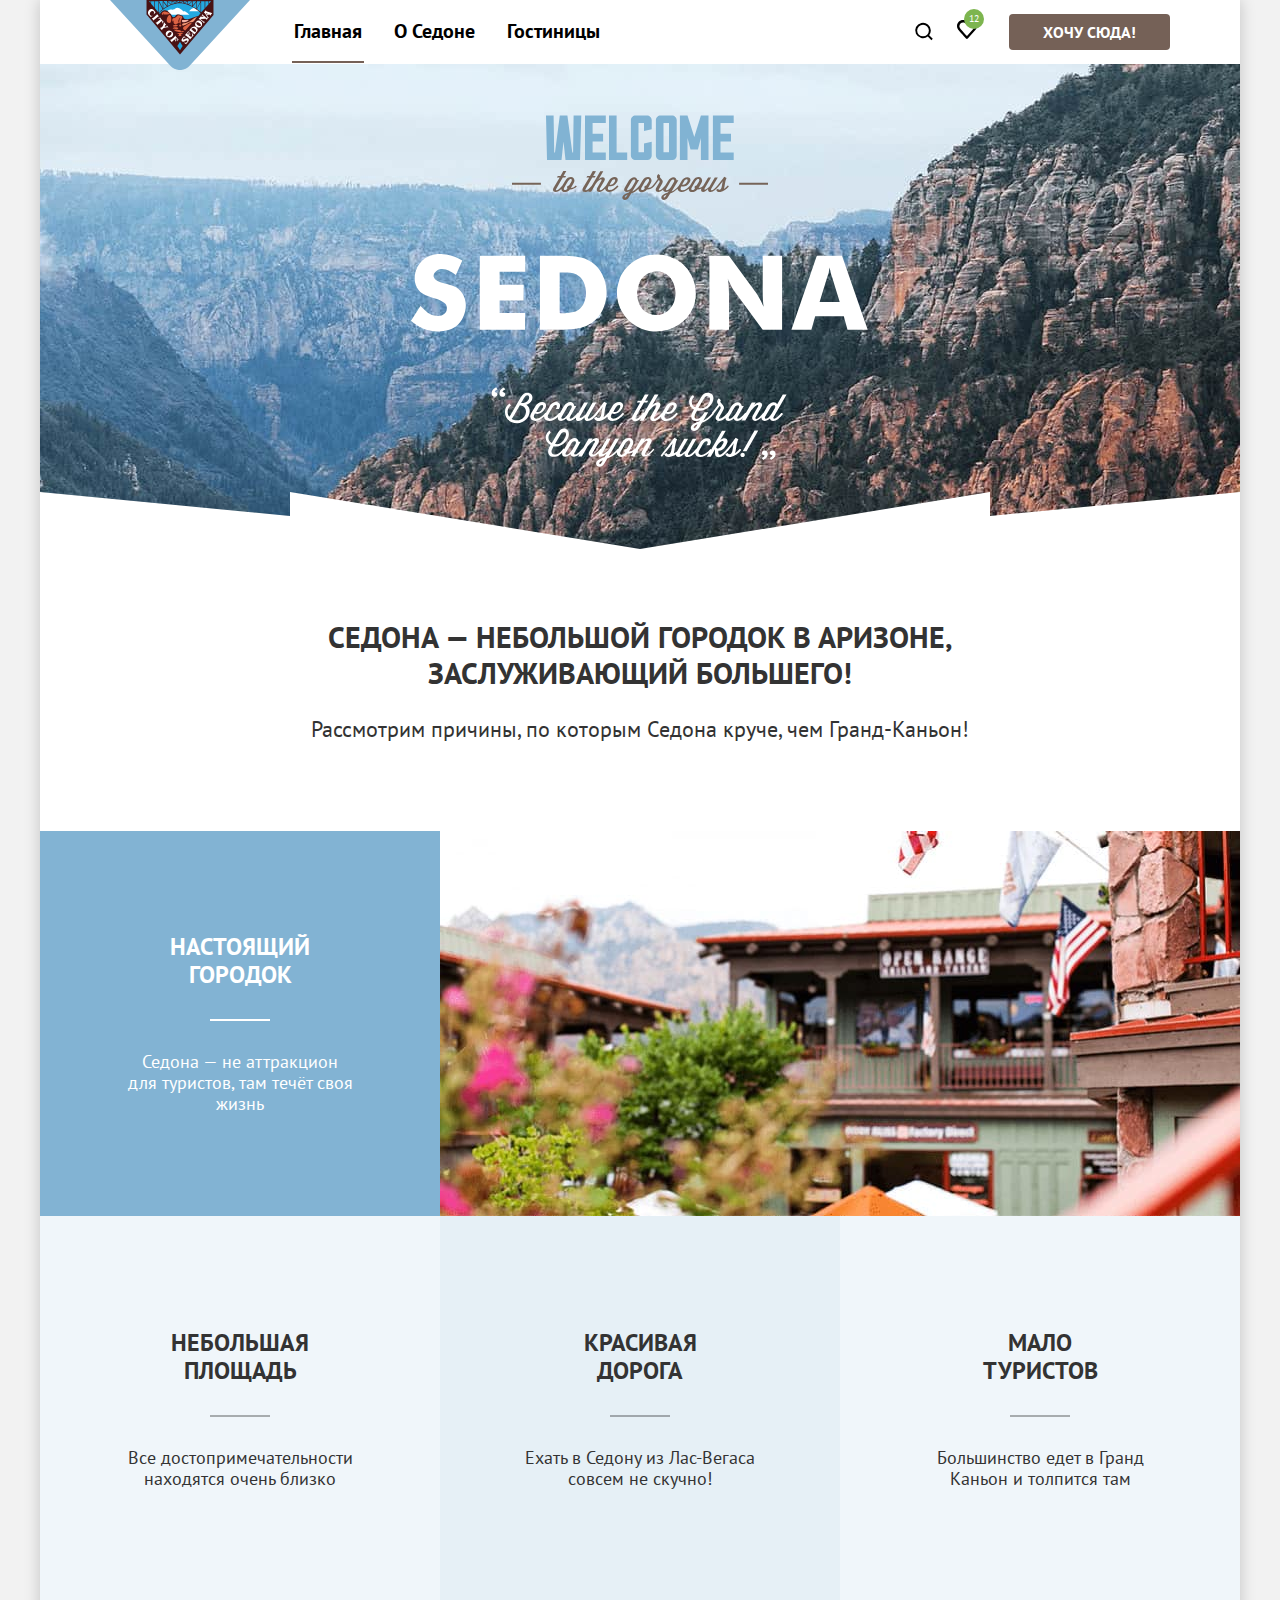
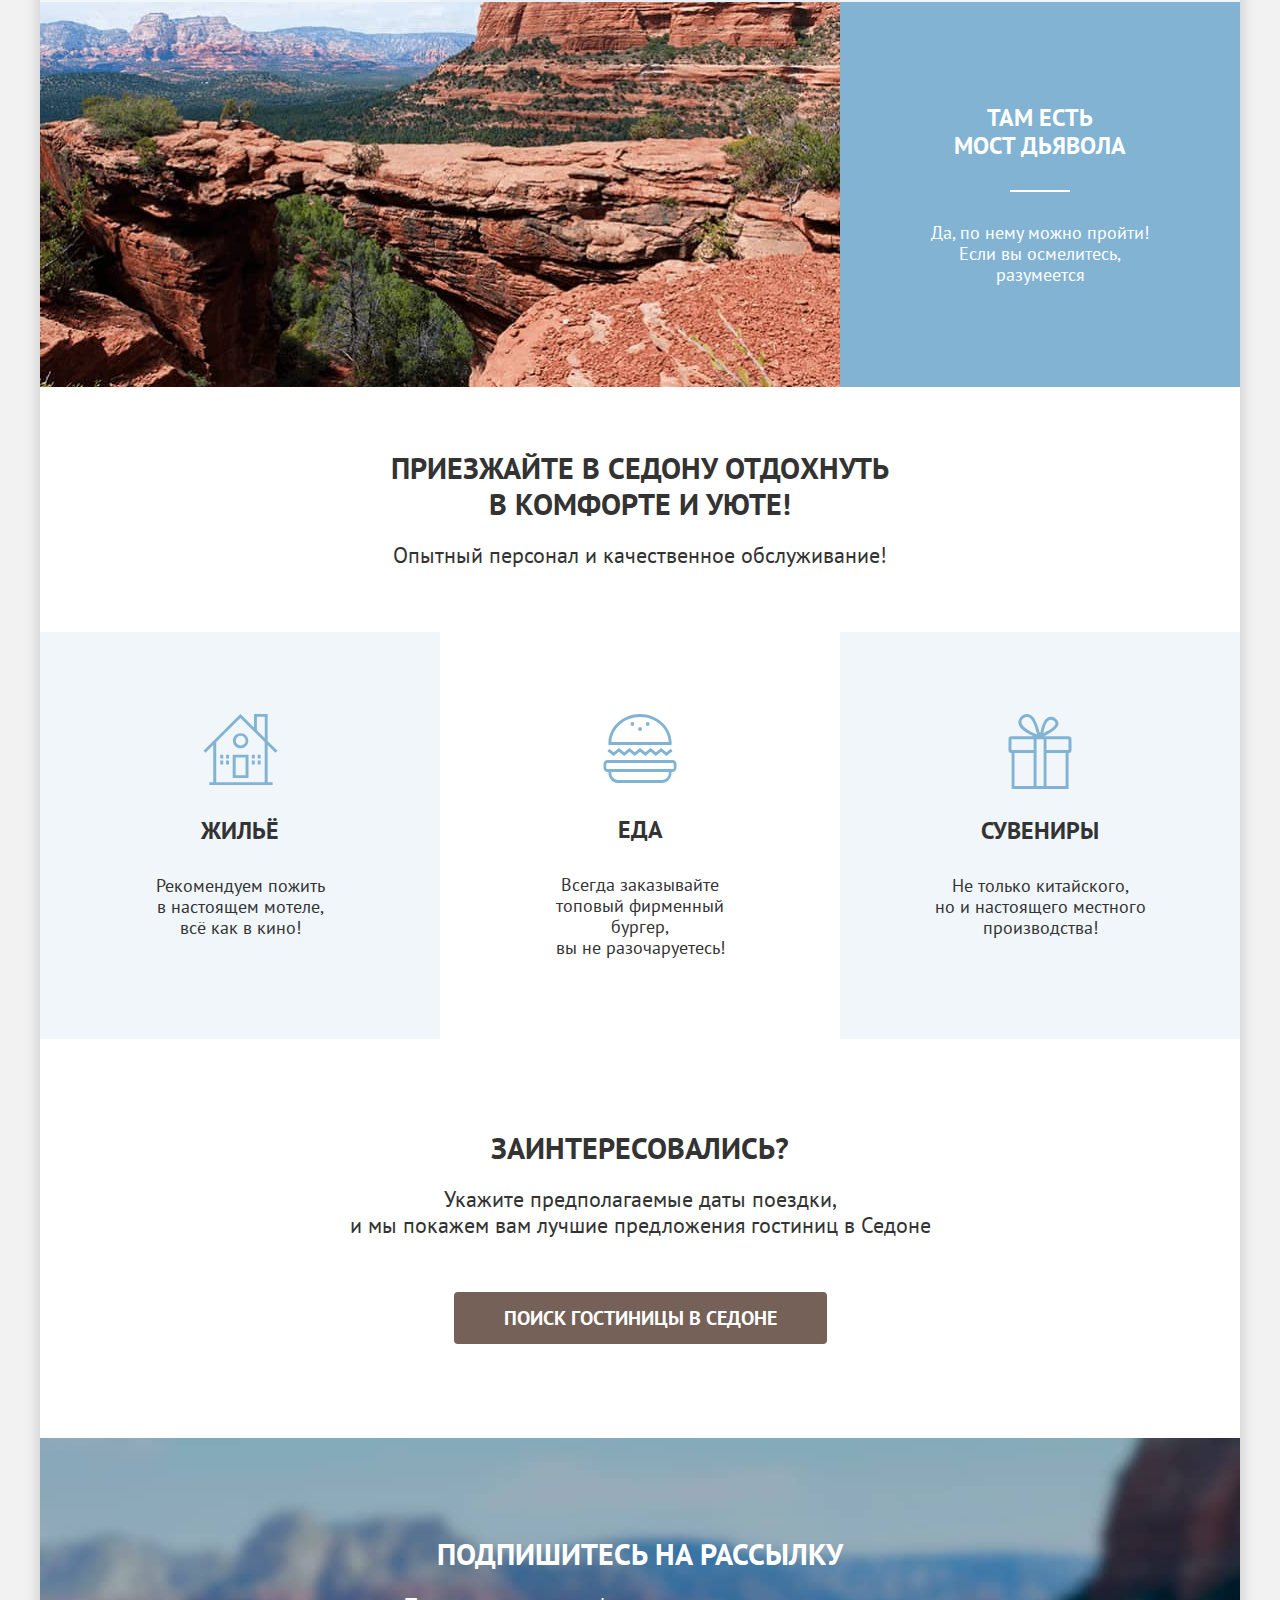
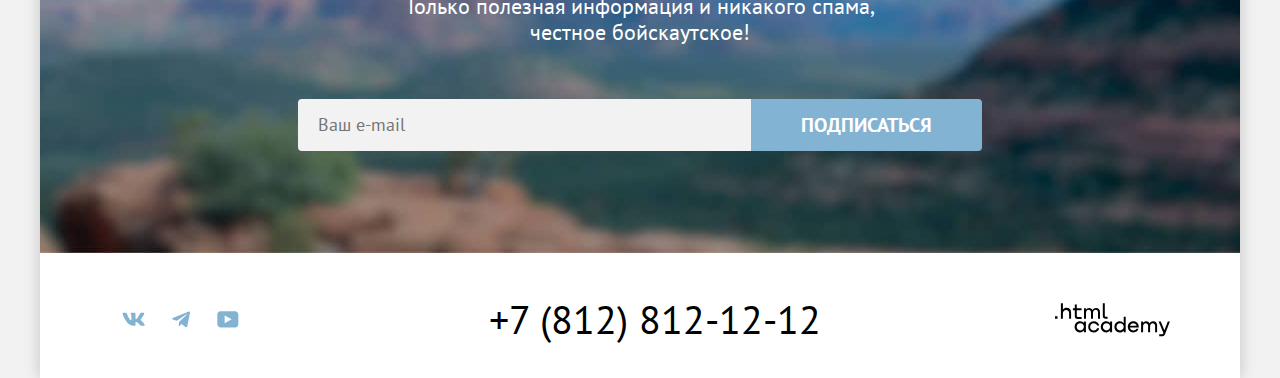
<file: index.html>
<!DOCTYPE html>
<html lang="ru">

<head>
  <meta charset="utf-8">
  <meta http-equiv="X-UA-Compatible" content="IE=edge">
  <meta name="viewport" content="width=device-width, initial-scale=1.0">
  <link rel="icon" href="favicon.ico">
  <link rel="icon" type="image/png" href="images/favicon/favicon.png">
  <link rel="stylesheet" href="styles/styles.css">
  <title>HTML Academy: Седона</title>
</head>

<body>
  <div class="page-container">

    <!--Блок навигации-->
    <header class="page-header">
      <nav class="navigation guides">
        <a class="page-header-logo" href="index.html">
          <img src="images/logo/logo-sedona.svg" alt="Sedona-logo" width="140" height="70" class="navigation-logo">
        </a>
        <ul class="navigation-list">
          <li class="navigation-item">
            <a class="navigation-link link-undurlining" href="index.html">Главная</a>
          </li>
          <li class="navigation-item">
            <a class="navigation-link" href="#">О Седоне</a>
          </li>
          <li class="navigation-item">
            <a class="navigation-link" href="catalog.html">Гостиницы</a>
          </li>
        </ul>
        <ul class="navigation-list navigation-user">
          <li class="navigation-item">
            <a class="navigation-link navigation-link-search" href="#">
              <span class="visually-hidden">Поиск</span>
            </a>
          </li>
          <li class="navigation-item">
            <a class="navigation-link navigation-link-favourites">
              <span class="visually-hidden">Избранное</span>
              <span class="account-favourites">12</span>
            </a>
          </li>
        </ul>
        <div>
          <a class="button button-all navigation-button button-secondary" href="#">Хочу сюда!</a>
        </div>
      </nav>
    </header>
    <!--/Блок навигации-->

    <main class="page-main index-main">

      <!--Блок с преимуществами-->
      <section class="welcom-section guides">
        <h1 class="visually-hidden">Преимущества Седоны</h1>
        <img src="images/other-ph-main-header/welcome-sedona.svg" alt="приветствие на сайте Sedona" width="458" height="352" class="img-welcom">
      </section>
      <section class="advantages">
        <header class="advantages-header guides">
          <p class="advantages-title-header">Седона — небольшой городок в Аризоне,<br> заслуживающий большего!</p>
          <h2 class="advantages-decription-header">Рассмотрим причины, по которым Седона круче, чем Гранд-Каньон!</h2>
        </header>
        <ul class="advantages-list guides">
          <li class="advantages-item advantages-item-city">
            <div class="advantages-wrapper advantages-wrapper-city">
              <h3 class="advantages-title wrapper-white-text">Настоящий<br> городок</h3>
              <p class="advantages-decription wrapper-white-text">Седона — не аттракцион для туристов, там течёт своя жизнь</p>
            </div>
            <img src="images/other-ph-main-header/city.jpg" alt="фотография города" width="800" height="385" class="img-city-advantages">
              <ul class="advantages-list-list">
                <li class="advantages-item nested-item general-advantages">
                  <h4 class="advantages-title">Небольшая<br> площадь</h4>
                  <p class="advantages-decription">Все достопримечательности находятся очень близко</p>
                </li>
                <li class="advantages-item nested-item general-advantages">
                  <h4 class="advantages-title">Красивая<br> дорога</h4>
                  <p class="advantages-decription">Ехать в Седону из Лас-Вегаса совсем не скучно!</p>
                </li>
                <li class="advantages-item nested-item general-advantages">
                  <h4 class="advantages-title">Мало<br> туристов</h4>
                  <p class="advantages-decription">Большинство едет в Гранд Каньон и толпится там</p>
                </li>
              </ul>
          </li>
          <li class="advantages-item advantages-item-bridge">
            <img src="images/other-ph-main-header/bridge.jpg" alt="мост дьявола в Гранд-Каньоне" width="800" height="385" class="img-bridge-advantages">
            <div class="advantages-wrapper advantages-wrapper-bridge">
              <h3 class="advantages-title wrapper-white-text">Там есть<br> мост дьявола</h3>
              <span class="advantages-line"></span>
              <p class="advantages-decription wrapper-white-text">Да, по нему можно пройти! Если вы осмелитесь, разумеется</p>
            </div>
          </li>
        </ul>
      </section>
      <!--/Блок с преимуществами-->

      <!--Второй блок преимуществ-->
      <section class="advantages-offer">
        <header class="header-next-advantages-list  guides">
          <h2 class="header-next-advantages-title">Приезжайте в Седону отдохнуть<br> в комфорте и уюте!</h2>
          <p class="header-next-advantages-decription">Опытный персонал и качественное обслуживание!</p>
        </header>
        <ul class="offer-list guides">
          <li class="offer-items offer-items-home">
            <h3 class="offer-title">Жильё</h3>
            <p class="offer-decription">Рекомендуем пожить<br> в настоящем мотеле,<br> всё как в кино!</p>
          </li>
          <li class="offer-items offer-items-food">
            <h3 class="offer-title">Еда</h3>
            <p class="offer-decription">Всегда заказывайте<br> топовый фирменный бургер,<br> вы не разочаруетесь!</p>
          </li>
          <li class="offer-items offer-items-souvenir">
            <h3 class="offer-title">Сувениры</h3>
            <p class="offer-decription">Не только китайского,<br> но и настоящего местного<br> производства!</p>
          </li>
        </ul>
      </section>
      <!--/Второй блок преимуществ-->

    </main>

      <!--Блок предварительного бронрования-->
      <div class="box-intersting  guides">
        <h2 class="box-intersting-title">Заинтересовались?</h2>
        <p class="box-intersting-decription">Укажите предполагаемые даты поездки,<br> и мы покажем вам лучшие предложения гостиниц в Седоне</p>
        <a class="button button-secondary button-intersting" href="catalog.html">Поиск гостиницы в седоне</a>
      </div>
      <!--/Блок предварительного бронрования-->

      <!--Подвал страницы-->
      <footer>

        <!--Форма подписки на рассылку-->
        <section class="footer-subcription">
          <div class="footer-subcription-container footer-subcription-container-index  guides">
            <h2 class="footer-subcription-title">Подпишитесь на рассылку</h2>
            <p class="footer-subcription-decription">Только полезная информация и никакого спама,<br> честное бойскаутское!</p>
            <form class="appointment-form" action="https://echo.htmlacademy.ru/" method="post">
              <label for="appointment-email" class="visually-hidden">Форма для подписки email</label>
              <input type="email" id="appointment-email" name="appointment-email" placeholder="Ваш e-mail" class="input-field">
              <button class="button button-subcribe" type="submit">Подписаться</button>
            </form>
          </div>
        </section>
        <!--/Форма подписки на рассылку-->

        <!--Блок с контактами-->
        <div class="footer-contacts  guides">
          <ul class="social-media">
            <li class="social-item-vk">
              <a class="social-link social-link-vk" href="https://vk.com/htmlacademy"></a>
            </li>
            <li class="social-item-tg">
              <a class="social-link social-link-tg" href="https://t.me/htmlacademy"></a>
            </li>
            <li class="social-item-youtube">
              <a class="social-link social-link-youtube" href="https://www.youtube.com/user/htmlacademyru"></a>
            </li>
          </ul>
          <div class="telephone">
            <a class="phone-link" href="tel:+78128121212">+7 (812) 812-12-12</a>
          </div>
          <div class="logo-html">
            <a class="academy-link" href="https://htmlacademy.ru/">
              <svg xmlns="http://www.w3.org/2000/svg" aria-label="Логотип HTML-acdemy" width="115" height="34" class="img-logo-html">
                <path d="M0 13.26v2.6h2.5v-2.6H0ZM11.6 4.86c-1.6 0-2.8.7-3.6 1.7h-.1V.36h-2v15.5h2v-5.3c0-2.1 1.3-3.6 3.3-3.6 1.8 0 2.9 1.4 2.9 3.2v5.7h2v-6.1c.1-3-1.8-4.9-4.5-4.9ZM26.6 5.16h-4.8v-3.7h-2v3.8h-1.9v2h1.9v6c0 1.7 1 2.7 2.7 2.7h4.1v-2h-3.7c-.7 0-1.1-.4-1.1-1.1v-5.7h4.8v-2ZM41.1 4.96c-1.6 0-2.9.8-3.5 2.1h-.1c-.6-1.2-1.8-2.1-3.4-2.1-1.4 0-2.5.8-3.1 1.8h-.1v-1.6H29v10.6h2v-5.4c0-2 1-3.5 2.6-3.5 1.5 0 2.4 1 2.4 2.6v6.3h2v-5.6c0-2.4 1.4-3.3 2.6-3.3 1.5 0 2.4 1 2.4 2.6v6.3h2v-6.5c.1-2.5-1.4-4.3-3.9-4.3ZM47.8 13.06c0 1.7 1 2.7 2.8 2.7h2v-2h-1.7c-.7 0-1.1-.4-1.1-1.1V.36h-2v12.7ZM28.9 20.06c-.9-1.1-2.2-1.8-3.9-1.8-3.1 0-5.4 2.3-5.4 5.6s2.3 5.6 5.4 5.6c1.8 0 3-.8 3.8-1.9h.1v1.6h2v-10.6h-2v1.5Zm-3.6 7.4c-2.2 0-3.6-1.6-3.6-3.6s1.4-3.6 3.6-3.6 3.6 1.6 3.6 3.6c0 1.9-1.4 3.6-3.6 3.6ZM44.2 22.36c-.5-2.4-2.6-4.1-5.4-4.1a5.4 5.4 0 0 0-5.6 5.6c0 3.1 2.2 5.6 5.6 5.6 2.8 0 4.9-1.8 5.4-4.2h-2.1a3.4 3.4 0 0 1-3.3 2.3c-2.2 0-3.6-1.6-3.6-3.6s1.4-3.6 3.6-3.6c1.6 0 2.8 1 3.3 2.2h2.1v-.2ZM55.1 20.06c-.9-1.1-2.2-1.8-3.9-1.8-3.1 0-5.4 2.3-5.4 5.6s2.3 5.6 5.4 5.6c1.8 0 3-.8 3.8-1.9h.1v1.6h2v-10.6h-2v1.5Zm-3.6 7.4c-2.2 0-3.6-1.6-3.6-3.6s1.4-3.6 3.6-3.6 3.6 1.6 3.6 3.6c0 1.9-1.5 3.6-3.6 3.6ZM68.7 20.16c-.9-1.1-2.2-1.9-3.9-1.9-3.1 0-5.4 2.3-5.4 5.6s2.2 5.6 5.4 5.6c1.7 0 3-.8 3.8-1.8h.1v1.5h2v-15.4h-2v6.4Zm-3.6 7.3c-2.2 0-3.6-1.6-3.6-3.6s1.4-3.6 3.6-3.6 3.6 1.6 3.6 3.6c-.1 2-1.5 3.6-3.6 3.6ZM78.3 18.26c-3.3 0-5.5 2.5-5.5 5.6 0 3 2.1 5.6 5.5 5.6 2.5 0 4.5-1.3 5.2-3.6h-2.1c-.5 1-1.6 1.6-3 1.6-1.9 0-3.3-1.3-3.4-2.9h8.8c.2-3.6-2-6.3-5.5-6.3Zm0 1.9c1.7 0 3 1 3.3 2.6h-6.5c.3-1.5 1.5-2.6 3.2-2.6ZM98.2 18.26c-1.6 0-2.9.8-3.6 2h-.1c-.6-1.2-1.8-2-3.4-2-1.4 0-2.5.7-3.1 1.8v-1.5h-1.9v10.6h2v-5.4c0-2 1-3.4 2.6-3.5 1.5 0 2.4 1 2.4 2.6v6.3h2v-5.6c0-2.4 1.4-3.3 2.6-3.3 1.5 0 2.4 1 2.4 2.6v6.3h2v-6.5c.1-2.6-1.4-4.4-3.9-4.4ZM109.4 27.36l-3.6-8.9h-2.2l4.8 11.6c-.3.9-.7 1.2-1.7 1.2h-2.5v2h2.5c1.8 0 2.8-.8 3.5-2.6l4.7-12.2h-2.1l-3.4 8.9Z"/>
              </svg>
            </a>
          </div>
        </div>
        <!--/Блок с контактами-->

      </footer>
      <!--/Подвал страницы-->

  </div>

</body>

</html>
</file>
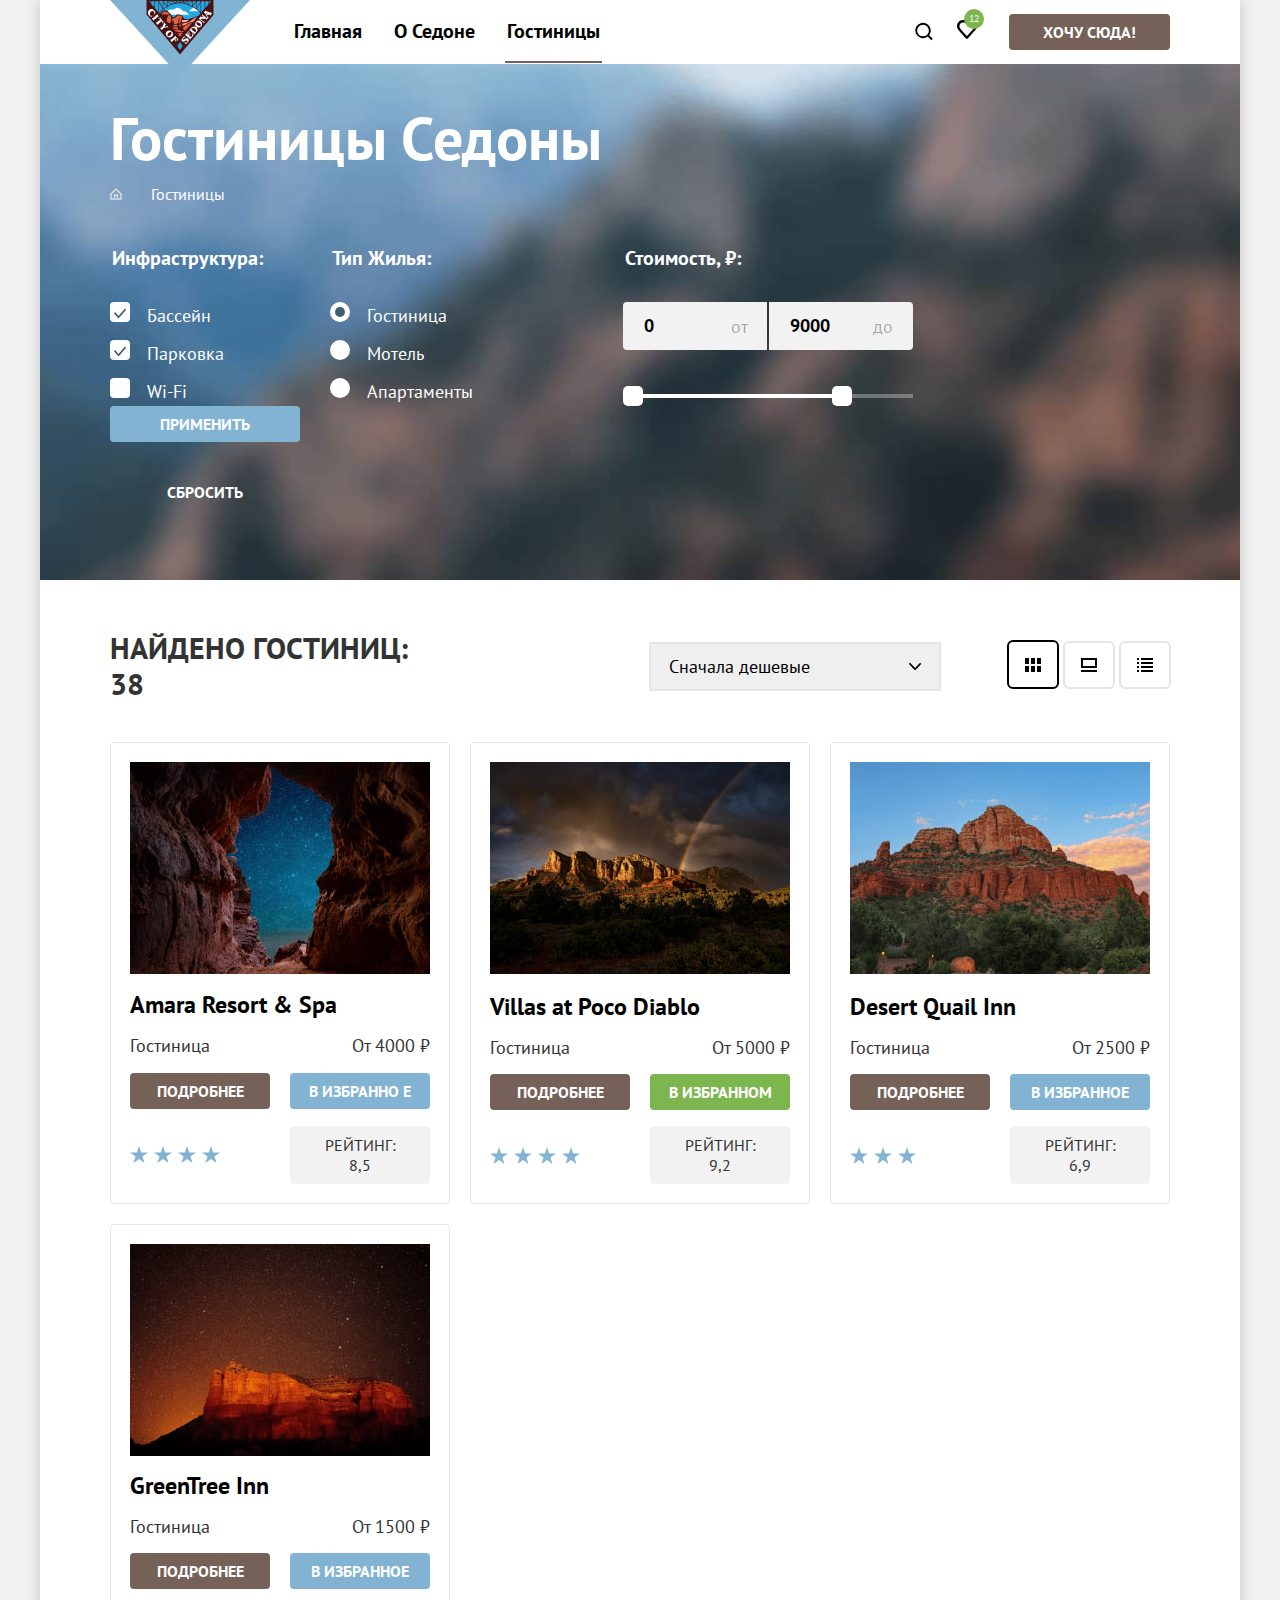
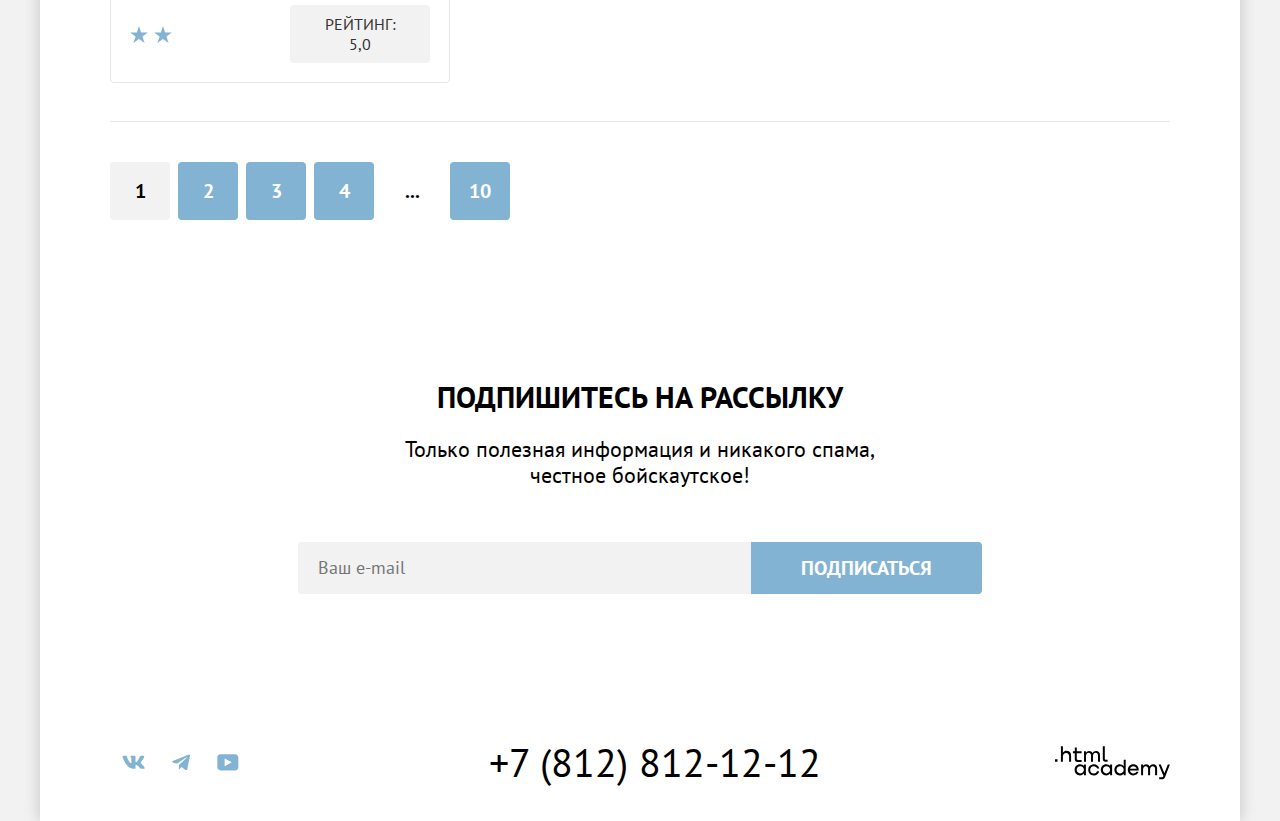
<file: catalog.html>
<!DOCTYPE html>
<html lang="en">

<head>
  <meta charset="UTF-8">
  <meta http-equiv="X-UA-Compatible" content="IE=edge">
  <meta name="viewport" content="width=device-width, initial-scale=1.0">
  <link rel="icon" href="favicon.ico">
  <link rel="icon" type="image/png" href="images/favicon/favicon.png">
  <link rel="stylesheet" href="styles/styles.css">
  <title>Седона: каталог</title>
</head>

<body>
  <div class="page-container">

    <!--Блок навигации-->
    <header class="page-header">
      <nav class="navigation guides">
        <a class="page-header-logo" href="index.html">
          <img src="images/logo/logo-sedona.svg" alt="Sedona-logo" width="140" height="70" class="navigation-logo">
        </a>
        <ul class="navigation-list">
          <li class="navigation-item">
            <a class="navigation-link" href="index.html">Главная</a>
          </li>
          <li class="header-item">
            <a class="navigation-link" href="#">О Седоне</a>
          </li>
          <li class="header-item">
            <a class="navigation-link link-undurlining" href="catalog.html">Гостиницы</a>
          </li>
        </ul>
        <ul class="navigation-list navigation-user">
          <li class="navigation-item">
            <a class="navigation-link navigation-link-search" href="#">
              <span class="visually-hidden">Поиск</span>
            </a>
          </li>
          <li class="navigation-item">
            <a class="navigation-link navigation-link-favourites" href="#">
              <span class="visually-hidden">Избранное</span>
              <span class="account-favourites">12</span>
            </a>
          </li>
        </ul>
        <a class="button button-all navigation-button button-secondary" href="#">Хочу сюда!</a>
      </nav>
    </header>
    <!--/Блок навигации-->

    <main class="page-main index-main">
      <header class="main-header  guides">
        <h1 class="main-header-title">Гостиницы Седоны</h1>

        <!--Хлебные крошки-->
        <ol class="bread-crumbs">
          <li class="bread-crumbs-item bread-crumbs-home">
            <a class="bread-crumbs-link-home" href="index.html" aria-current="page">
              <span class="visually-hidden">Главная страница</span>
            </a>
          </li>
          <li class="bread-crumbs-item">
            <a class="bread-crumbs-link-hotel bread-crumbs-hotel" href="catalog.html">Гостиницы</a>
          </li>
        </ol>
        <!--/Хлебные крошки-->

        <!--Форма филтрации-->
        <section class="catalog-filter">
          <h2 class="visually-hidden">Фильтр для выбора гостиницы</h2>
          <form class="catalog-filter-form" action="https://echo.htmlacademy.ru/" method="get">
            <fieldset class="catalog-filter-group catalog-filter-infrastructure">
              <legend class="catalog-filter-title">Инфраструктура:</legend>
              <ul class="catalog-filter-list">
                <li class="catalog-filter-item">
                  <label class="control-label">
                    <input class="control-input visually-hidden" type="checkbox" name="pool" checked>
                    <span class="control-input-text">Бассейн</span>
                  </label>
                </li>
                <li class="catalog-filter-item">
                  <label class="control-label">
                    <input class="control-input visually-hidden" type="checkbox" name="parking" checked>
                    <span class="control-input-text">Парковка</span>
                  </label>
                </li>
                <li class="catalog-filter-item">
                  <label class="control-label">
                    <input class="control-input visually-hidden" type="checkbox" name="wi-fi">
                    <span class="control-input-text">Wi-Fi</span>
                  </label>
                </li>
              </ul>
            </fieldset>

            <fieldset class="catalog-filter-group catalog-filter-housing">
              <legend class="catalog-filter-title">Тип Жилья:</legend>
              <ul class="catalog-filter-list">
                <li class="catalog-filter-item">
                  <label class="control-label">
                    <input class="control-input visually-hidden" type="radio" name="type-of-housing" value="hotel" checked>
                    <span class="control-input-text">Гостиница</span>
                  </label>
                </li>
                <li class="catalog-filter-item">
                  <label class="control-label">
                    <input class="control-input visually-hidden" type="radio" name="type-of-housing" value="motel">
                    <span class="control-input-text">Мотель</span>
                  </label>
                </li>
                <li class="catalog-filter-item">
                  <label class="control-label">
                    <input class="control-input visually-hidden" type="radio" name="type-of-housing" value="apartments">
                    <span class="control-input-text">Апартаменты</span>
                  </label>
                </li>
              </ul>
            </fieldset>

            <fieldset class="catalog-filter-group catalog-filter-value">
              <legend class="catalog-filter-title">Стоимость, ₽:</legend>
              <div class="range">
                <div class="range-wrapper-inputs">
                  <input class="range-input" type="number" value="0" name="min-price" placeholder="0">
                  <span class="range-input-word word-from">от</span>

                  <input class="range-input" type="number" value="9000" name="max-price" placeholder="0">
                  <span class="range-input-word word-to">до</span>
                </div>
                <div class="range-scale">
                  <div class="range-bar">
                    <button class="range-toggle toggle-min" type="button">
                      <span class="visually-hidden">Изменить минимальную цену</span>
                    </button>
                    <button class="range-toggle toggle-max" type="button">
                      <span class="visually-hidden">Изменить максимальную цену</span>
                    </button>
                  </div>
                </div>
              </div>
            </fieldset>

            <div class="catalog-filter-button">
              <button class="button catalog-filter-accept" type="submit" aria-label="применение выбранных фильтров для отелей">Применить</button>
              <button class="button catalog-filter-reset" type="reset" aria-label="сброс выбранных фильтров для отелей">Сбросить</button>
            </div>
          </form>
        </section>
        <!--/Форма филтрации-->

      </header>

      <section class="catalog  guides">

        <!--Способы отображения карточек-->
        <section class="type-of-cards">
          <h2 class="catalog-title">Найдено гостиниц: 38</h2>
          <select class="sorting-cards">
            <option>Сначала дешевые</option>
            <option>Сначала дорогие</option>
          </select>

          <ul class="catalog-list">
            <li class="catalog-item">
              <a class="catalog-link catalog-link-border catalog-link-grid" href="#">
                <span class="visually-hidden">Позиционирование карточек сеткой</span>
              </a>
            </li>
            <li class="catalog-item">
              <a class="catalog-link catalog-link-ribbon" href="#">
                <span class="visually-hidden">Позиционирование карточек слайдером</span>
              </a>
            </li>
            <li class="catalog-item">
              <a class="catalog-link catalog-link-list" href="#">
                <span class="visually-hidden">Позиционирование карточек списком</span>
              </a>
            </li>
          </ul>

        </section>
          <!--/Способы позиционирования карточек-->

          <!--Карточки товаров-->
        <ul class="hotels-cards-list">
          <li class="hotels-card">
            <a href="#" class="link-img-hotel">
              <img class="hotel-amara-img hotel-img" src="images/catalog/hotel-amara.jpg" alt="звездное небо между скал" width="300" height="212">
            </a>
            <a href="#" class="card-hotel-link-title">
              <h3 class="card-hotel-title">Amara Resort & Spa</h3>
            </a>
            <span class="product-card-hotel">Гостиница</span>
            <b class="product-card-price">От 4000 ₽</b>
            <a href="#" class="button button-secondary">Подробнее</a>
            <a href="#" class="button button-cards">В избранно  е</a>
            <span class="star star-4">
              <span class="visually-hidden">Четырехзвездночный отель</span>
            </span>
            <span class="card-hotel-rating">Рейтинг: 8,5</span>
          </li>
          <li class="hotels-card">
            <a href="#" class="link-img-hotel hotel-img">
              <img class="hotel-villas-img" src="images/catalog/hotel-villas.jpg" alt="гора с лесом под черным небом и радугой" width="300" height="212">
            </a>
            <a href="#" class="card-hotel-link-title">
              <h3 class="card-hotel-title">Villas at Poco Diablo</h3>
            </a>
            <span class="product-card-hotel">Гостиница</span>
            <b class="product-card-price">От 5000 ₽</b>
            <a href="#" class="button button-secondary">Подробнее</a>
            <a href="#" class="button button-tertiary">В избранном</a>
            <span class="star star-4">
              <span class="visually-hidden">Четырехзвездночный отель</span>
            </span>
            <span class="card-hotel-rating">Рейтинг: 9,2</span>
          </li>
          <li class="hotels-card">
            <a href="#" class="link-img-hotel hotel-img">
              <img class="hotel-desert-img" src="images/catalog/hotel-desert.jpg" alt="гора с лесом под голубым небом" width="300" height="212">
            </a>
            <a href="#" class="card-hotel-link-title">
              <h3 class="card-hotel-title">Desert Quail Inn</h3>
            </a>
            <span class="product-card-hotel">Гостиница</span>
            <b class="product-card-price">От 2500 ₽</b>
            <a href="#" class="button button-secondary">Подробнее</a>
            <a href="#" class="button button-cards">В избранное</a>
            <span class="star star-3">
              <span class="visually-hidden">Трёхзвездночный отель</span>
            </span>
            <span class="card-hotel-rating">Рейтинг: 6,9</span>
          </li>
          <li class="hotels-card">
            <a href="#" class="link-img-hotel">
              <img class="hotel-greentree-img hotel-img" src="images/catalog/hotel-greenthree.jpg" alt="гора со звездным небом" width="300" height="212">
            </a>
            <a href="#" class="card-hotel-link-title">
              <h3 class="card-hotel-title">GreenTree Inn</h3>
            </a>
              <span class="product-card-hotel">Гостиница</span>
            <b class="product-card-price">От 1500 ₽</b>
            <a href="#" class="button button-secondary">Подробнее</a>
            <a href="#" class="button button-cards">В избранное</a>
            <span class="star star-2">
              <span class="visually-hidden">Двухзвездночный отель</span>
            </span>
            <span class="card-hotel-rating">Рейтинг: 5,0</span>
          </li>
        </ul>
        <!--/Карточки товаров-->

        <!--Пагинация-->
        <ol class="pagination">
          <li class="pagination-list">
            <a href="#" class="pagination-link pagination-link-one">1</a>
          </li>
          <li class="pagination-list">
            <a href="#" class="pagination-link">2</a>
          </li>
          <li class="pagination-list">
            <a href="#" class="pagination-link">3</a>
          </li>
          <li class="pagination-list">
            <a href="#" class="pagination-link">4</a>
          </li>
          <li class="pagination-list">
            <a href="#" class="pagination-link pagination-link-other">
              <span aria-hidden="true">...</span>
              <span class="visually-hidden">Выбрать страницу</span>
            </a>
          </li>
          <li class="pagination-list">
            <a href="#" class="pagination-link">10</a>
          </li>
        </ol>
        <!--/Пагинация-->

      </section>
    </main>

    <!--Подвал страницы-->
    <footer>

      <!--Форма подписки на рассылку-->
      <section class="footer-subcription-catalog">
        <div class="footer-subcription-container footer-subcription-container-index footer-subcription-container-catalog guides">
          <h2 class="footer-subcription-title footer-subcription-title-catalog">Подпишитесь на рассылку</h2>
          <p class="footer-subcription-decription  footer-subcription-decription-catalog">Только полезная информация и никакого спама,<br> честное бойскаутское!</p>
          <form class="appointment-form" action="https://echo.htmlacademy.ru/" method="post">
            <label for="appointment-email" class="visually-hidden">Форма для подписки e-mail</label>
            <input type="email" id="appointment-email" name="appointment-email" placeholder="Ваш e-mail" class="input-field">
            <button class="button button-subcribe" type="submit">Подписаться</button>
          </form>
        </div>
      </section>
      <!--/Форма подписки на рассылку-->

      <!--Блок с контактами-->
      <div class="footer-contacts  guides">
        <ul class="social-media">
          <li class="social-item-vk">
            <a class="social-link social-link-vk" href="https://vk.com/htmlacademy"></a>
          </li>
          <li class="social-item-tg">
            <a class="social-link social-link-tg" href="https://t.me/htmlacademy"></a>
          </li>
          <li class="social-item-youtube">
            <a class="social-link social-link-youtube" href="https://www.youtube.com/user/htmlacademyru"></a>
          </li>
        </ul>
        <div class="telephone">
          <a class="phone-link" href="tel:+78128121212">+7 (812) 812-12-12</a>
        </div>
        <div class="logo-html">
          <a class="academy-link" href="https://htmlacademy.ru/">
            <svg xmlns="http://www.w3.org/2000/svg" aria-label="Логотип HTML-acdemy" width="115" height="34" class="img-logo-html">
              <path d="M0 13.26v2.6h2.5v-2.6H0ZM11.6 4.86c-1.6 0-2.8.7-3.6 1.7h-.1V.36h-2v15.5h2v-5.3c0-2.1 1.3-3.6 3.3-3.6 1.8 0 2.9 1.4 2.9 3.2v5.7h2v-6.1c.1-3-1.8-4.9-4.5-4.9ZM26.6 5.16h-4.8v-3.7h-2v3.8h-1.9v2h1.9v6c0 1.7 1 2.7 2.7 2.7h4.1v-2h-3.7c-.7 0-1.1-.4-1.1-1.1v-5.7h4.8v-2ZM41.1 4.96c-1.6 0-2.9.8-3.5 2.1h-.1c-.6-1.2-1.8-2.1-3.4-2.1-1.4 0-2.5.8-3.1 1.8h-.1v-1.6H29v10.6h2v-5.4c0-2 1-3.5 2.6-3.5 1.5 0 2.4 1 2.4 2.6v6.3h2v-5.6c0-2.4 1.4-3.3 2.6-3.3 1.5 0 2.4 1 2.4 2.6v6.3h2v-6.5c.1-2.5-1.4-4.3-3.9-4.3ZM47.8 13.06c0 1.7 1 2.7 2.8 2.7h2v-2h-1.7c-.7 0-1.1-.4-1.1-1.1V.36h-2v12.7ZM28.9 20.06c-.9-1.1-2.2-1.8-3.9-1.8-3.1 0-5.4 2.3-5.4 5.6s2.3 5.6 5.4 5.6c1.8 0 3-.8 3.8-1.9h.1v1.6h2v-10.6h-2v1.5Zm-3.6 7.4c-2.2 0-3.6-1.6-3.6-3.6s1.4-3.6 3.6-3.6 3.6 1.6 3.6 3.6c0 1.9-1.4 3.6-3.6 3.6ZM44.2 22.36c-.5-2.4-2.6-4.1-5.4-4.1a5.4 5.4 0 0 0-5.6 5.6c0 3.1 2.2 5.6 5.6 5.6 2.8 0 4.9-1.8 5.4-4.2h-2.1a3.4 3.4 0 0 1-3.3 2.3c-2.2 0-3.6-1.6-3.6-3.6s1.4-3.6 3.6-3.6c1.6 0 2.8 1 3.3 2.2h2.1v-.2ZM55.1 20.06c-.9-1.1-2.2-1.8-3.9-1.8-3.1 0-5.4 2.3-5.4 5.6s2.3 5.6 5.4 5.6c1.8 0 3-.8 3.8-1.9h.1v1.6h2v-10.6h-2v1.5Zm-3.6 7.4c-2.2 0-3.6-1.6-3.6-3.6s1.4-3.6 3.6-3.6 3.6 1.6 3.6 3.6c0 1.9-1.5 3.6-3.6 3.6ZM68.7 20.16c-.9-1.1-2.2-1.9-3.9-1.9-3.1 0-5.4 2.3-5.4 5.6s2.2 5.6 5.4 5.6c1.7 0 3-.8 3.8-1.8h.1v1.5h2v-15.4h-2v6.4Zm-3.6 7.3c-2.2 0-3.6-1.6-3.6-3.6s1.4-3.6 3.6-3.6 3.6 1.6 3.6 3.6c-.1 2-1.5 3.6-3.6 3.6ZM78.3 18.26c-3.3 0-5.5 2.5-5.5 5.6 0 3 2.1 5.6 5.5 5.6 2.5 0 4.5-1.3 5.2-3.6h-2.1c-.5 1-1.6 1.6-3 1.6-1.9 0-3.3-1.3-3.4-2.9h8.8c.2-3.6-2-6.3-5.5-6.3Zm0 1.9c1.7 0 3 1 3.3 2.6h-6.5c.3-1.5 1.5-2.6 3.2-2.6ZM98.2 18.26c-1.6 0-2.9.8-3.6 2h-.1c-.6-1.2-1.8-2-3.4-2-1.4 0-2.5.7-3.1 1.8v-1.5h-1.9v10.6h2v-5.4c0-2 1-3.4 2.6-3.5 1.5 0 2.4 1 2.4 2.6v6.3h2v-5.6c0-2.4 1.4-3.3 2.6-3.3 1.5 0 2.4 1 2.4 2.6v6.3h2v-6.5c.1-2.6-1.4-4.4-3.9-4.4ZM109.4 27.36l-3.6-8.9h-2.2l4.8 11.6c-.3.9-.7 1.2-1.7 1.2h-2.5v2h2.5c1.8 0 2.8-.8 3.5-2.6l4.7-12.2h-2.1l-3.4 8.9Z"/>
            </svg>
          </a>
        </div>
      </div>
      <!--/Блок с контактами-->

    </footer>
    <!--/Подвал страницы-->

  </div>

</body>

</html>
</file>
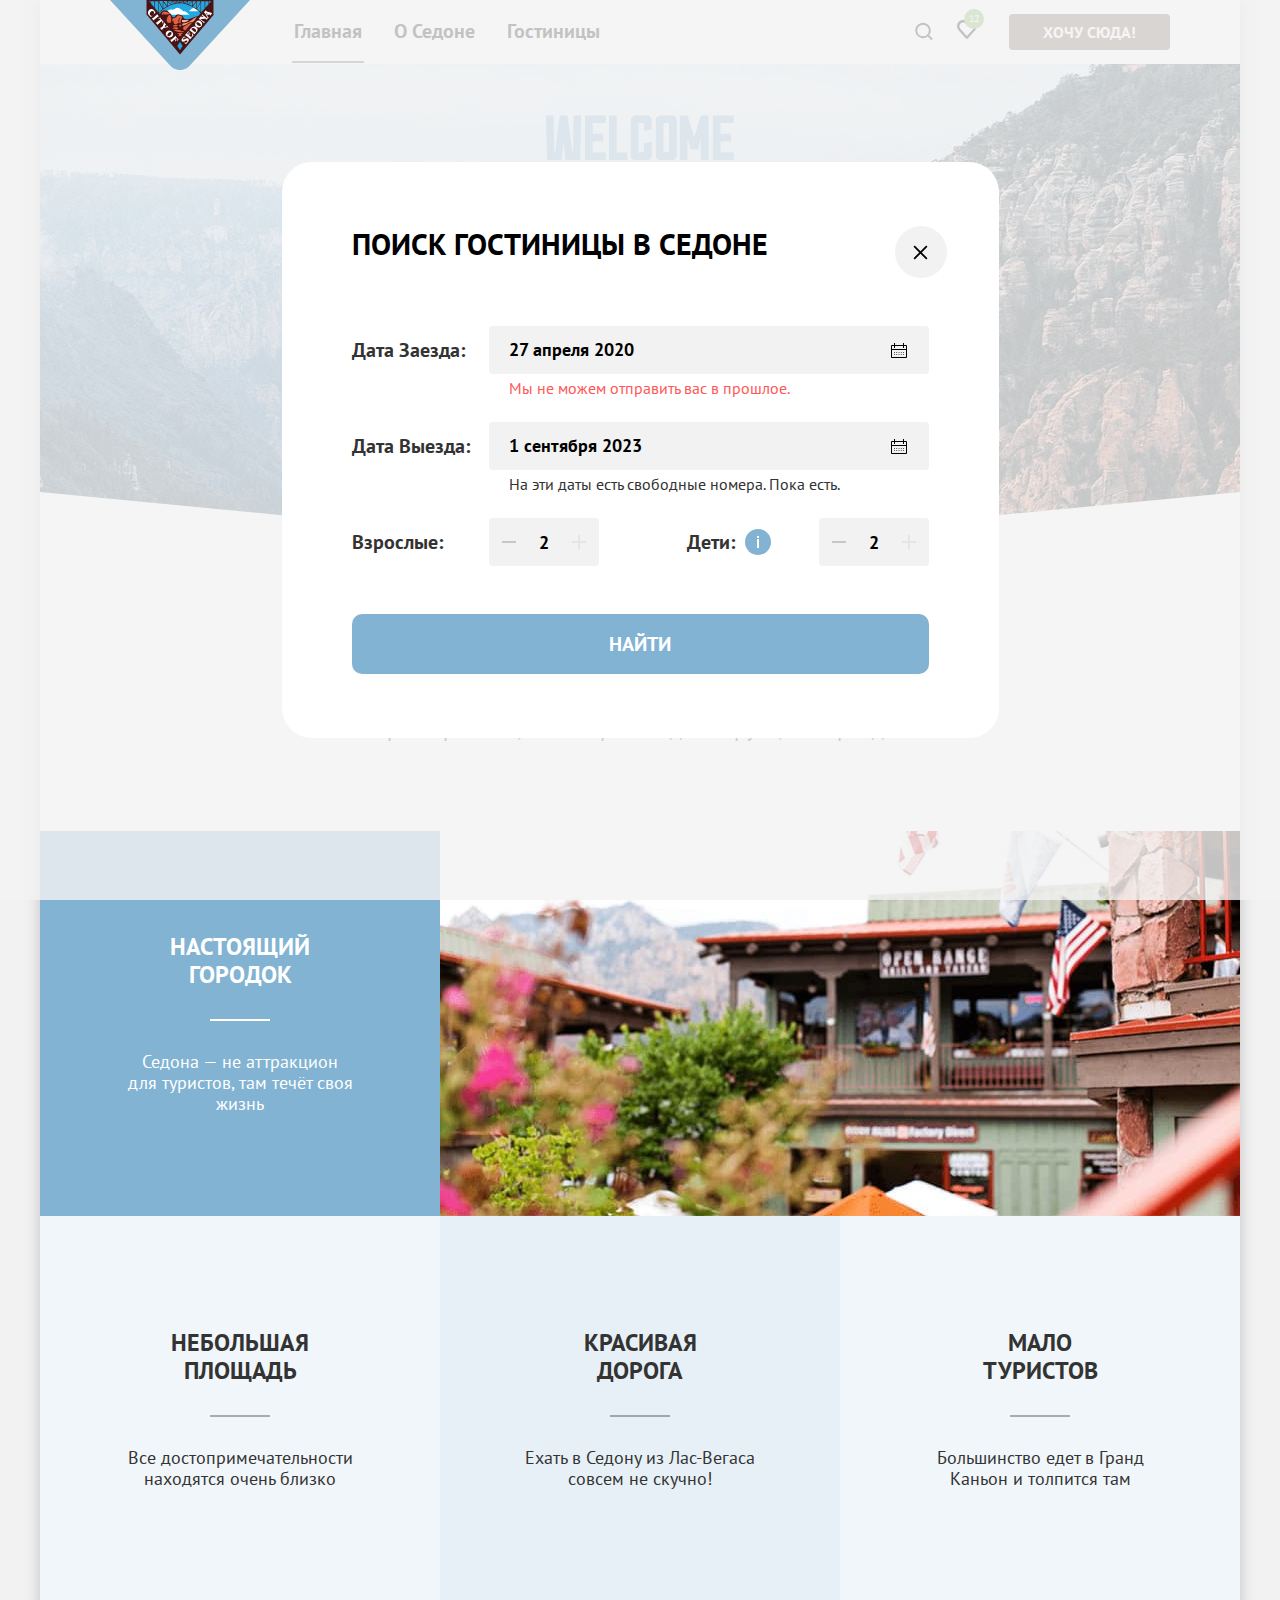
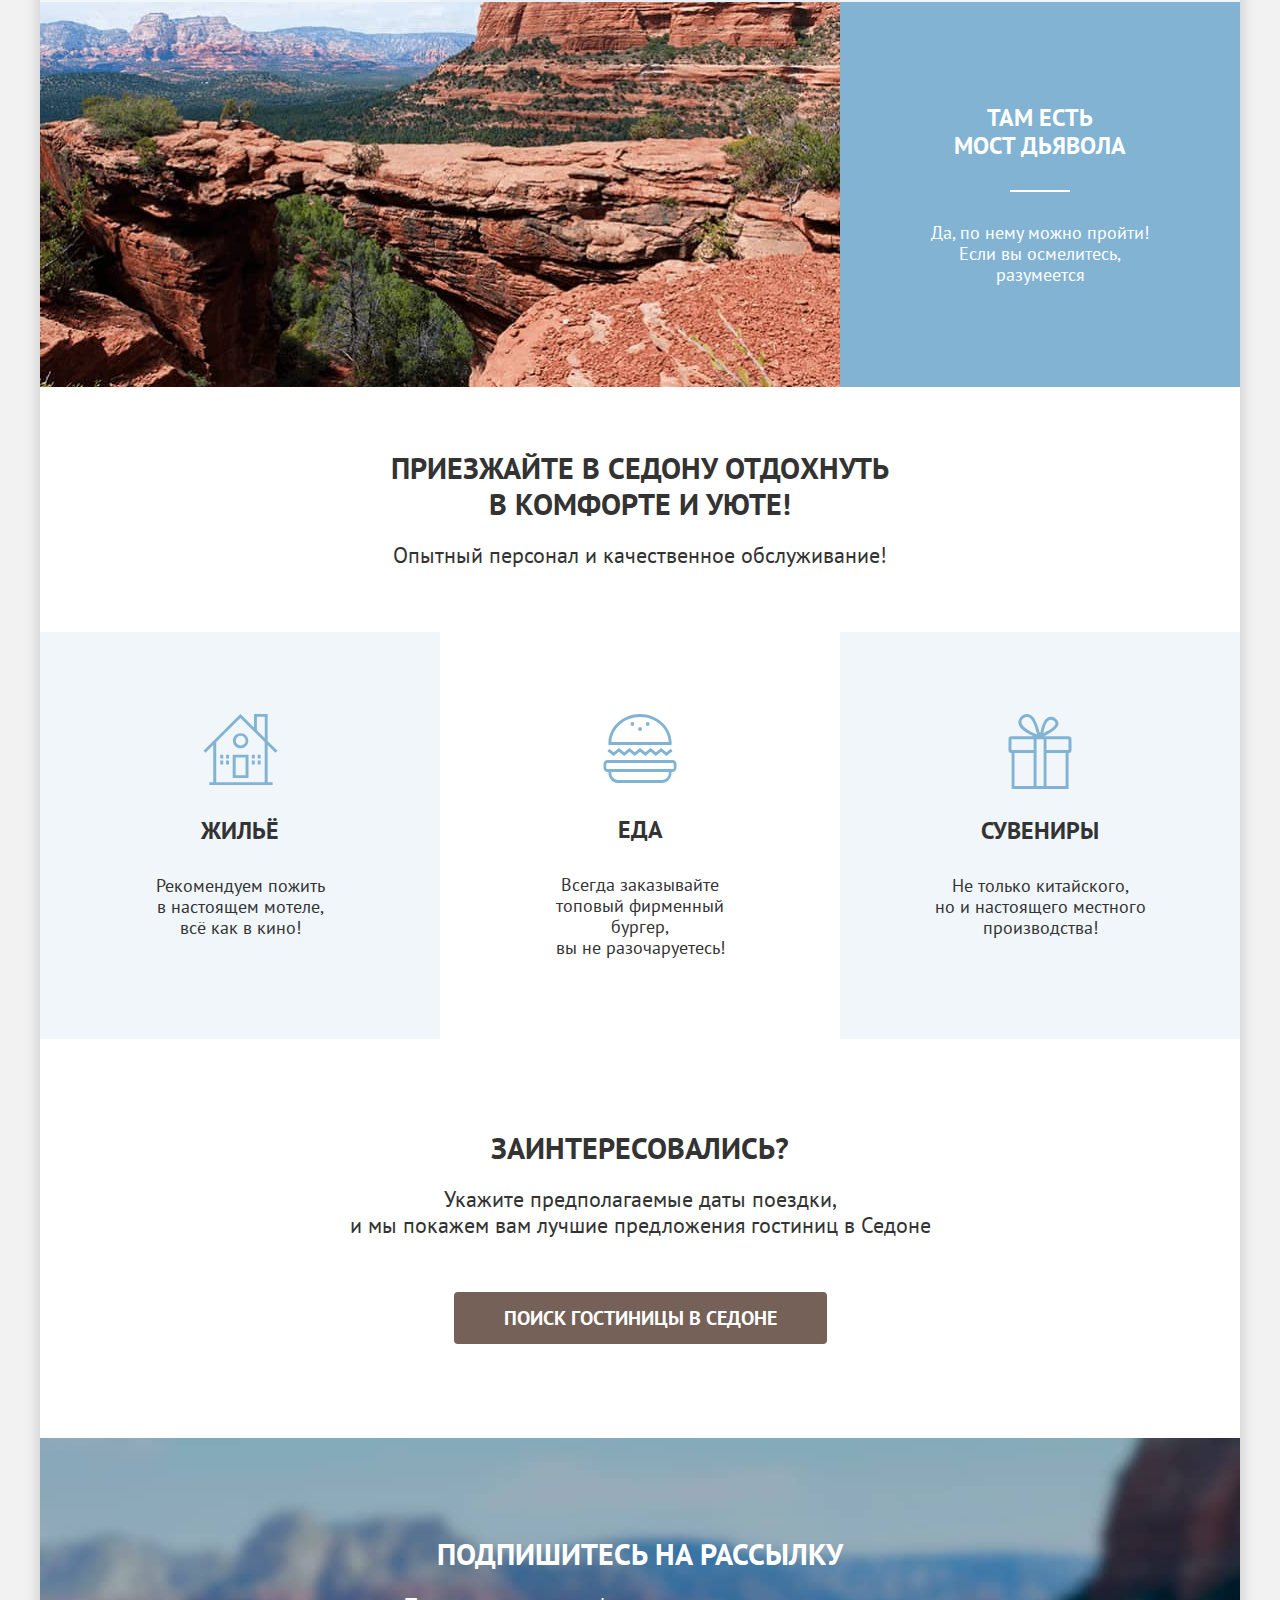
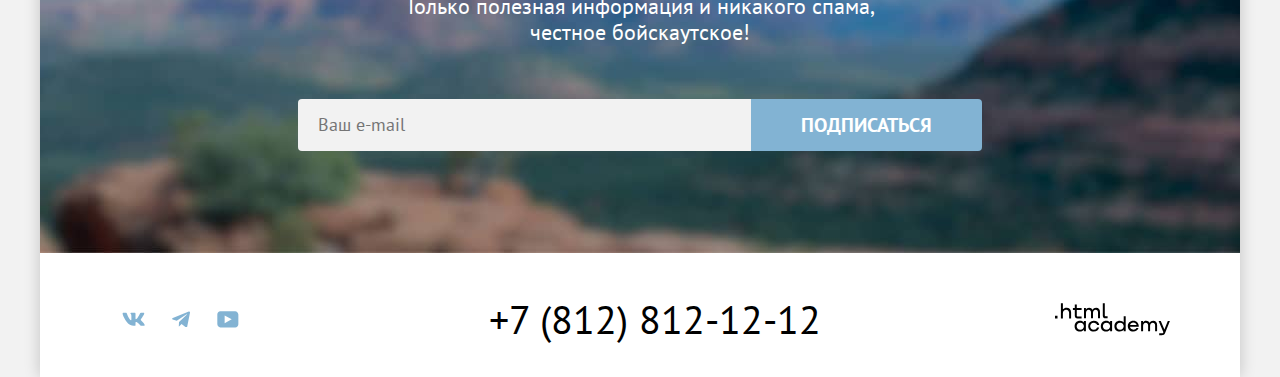
<file: modal.html>
<!DOCTYPE html>
<html lang="en">

<head>
  <meta charset="UTF-8">
  <meta http-equiv="X-UA-Compatible" content="IE=edge">
  <meta name="viewport" content="width=device-width, initial-scale=1.0">
  <link rel="icon" href="favicon.ico">
  <link rel="icon" type="image/png" href="images/favicon/favicon.png">
  <link rel="stylesheet" href="styles/styles.css">
  <title>Седона: Модальное окно</title>
</head>

<body>
  <div class="page-container">

    <!--Блок навигации-->
    <header class="page-header">
      <nav class="navigation guides">
        <a class="page-header-logo" href="index.html">
          <img src="images/logo/logo-sedona.svg" alt="Sedona-logo" width="140" height="70" class="navigation-logo">
        </a>
        <ul class="navigation-list">
          <li class="navigation-item">
            <a class="navigation-link link-undurlining" href="index.html">Главная</a>
          </li>
          <li class="navigation-item">
            <a class="navigation-link" href="#">О Седоне</a>
          </li>
          <li class="navigation-item">
            <a class="navigation-link" href="catalog.html">Гостиницы</a>
          </li>
        </ul>
        <ul class="navigation-list navigation-user">
          <li class="navigation-item">
            <a class="navigation-link navigation-link-search" href="#">
              <span class="visually-hidden">Поиск</span>
            </a>
          </li>
          <li class="navigation-item">
            <a class="navigation-link navigation-link-favourites">
              <span class="visually-hidden">Избранное</span>
              <span class="account-favourites">12</span>
            </a>
          </li>
        </ul>
        <div>
          <a class="button button-all navigation-button button-secondary" href="#">Хочу сюда!</a>
        </div>
      </nav>
    </header>
    <!--/Блок навигации-->

    <main class="page-main">

      <!--Блок с преимуществами-->
      <section class="welcom-section guides">
        <h1 class="visually-hidden">Преимущества Седоны</h1>
        <img src="images/other-ph-main-header/welcome-sedona.svg" alt="приветствие на сайте Sedona" width="458" height="352" class="img-welcom">
      </section>
      <section class="advantages">
        <header class="advantages-header guides">
          <p class="advantages-title-header">Седона — небольшой городок в Аризоне,<br> заслуживающий большего!</p>
          <h2 class="advantages-decription-header">Рассмотрим причины, по которым Седона круче, чем Гранд-Каньон!</h2>
        </header>
        <ul class="advantages-list guides">
          <li class="advantages-item advantages-item-city">
            <div class="advantages-wrapper advantages-wrapper-city">
              <h3 class="advantages-title wrapper-white-text">Настоящий<br> городок</h3>
              <p class="advantages-decription wrapper-white-text">Седона — не аттракцион для туристов, там течёт своя жизнь</p>
            </div>
            <img src="images/other-ph-main-header/city.jpg" alt="фотография города" width="800" height="385" class="img-city-advantages">
              <ul class="advantages-list-list">
                <li class="advantages-item nested-item general-advantages">
                  <h4 class="advantages-title">Небольшая<br> площадь</h4>
                  <p class="advantages-decription">Все достопримечательности находятся очень близко</p>
                </li>
                <li class="advantages-item nested-item general-advantages">
                  <h4 class="advantages-title">Красивая<br> дорога</h4>
                  <p class="advantages-decription">Ехать в Седону из Лас-Вегаса совсем не скучно!</p>
                </li>
                <li class="advantages-item nested-item general-advantages">
                  <h4 class="advantages-title">Мало<br> туристов</h4>
                  <p class="advantages-decription">Большинство едет в Гранд Каньон и толпится там</p>
                </li>
              </ul>
          </li>
          <li class="advantages-item advantages-item-bridge">
            <img src="images/other-ph-main-header/bridge.jpg" alt="мост дьявола в Гранд-Каньоне" width="800" height="385" class="img-bridge-advantages">
            <div class="advantages-wrapper advantages-wrapper-bridge">
              <h3 class="advantages-title wrapper-white-text">Там есть<br> мост дьявола</h3>
              <span class="advantages-line"></span>
              <p class="advantages-decription wrapper-white-text">Да, по нему можно пройти! Если вы осмелитесь, разумеется</p>
            </div>
          </li>
        </ul>
      </section>
      <!--/Блок с преимуществами-->

      <!--Второй блок преимуществ-->
      <section class="advantages-offer">
        <header class="header-next-advantages-list  guides">
          <h2 class="header-next-advantages-title">Приезжайте в Седону отдохнуть<br> в комфорте и уюте!</h2>
          <p class="header-next-advantages-decription">Опытный персонал и качественное обслуживание!</p>
        </header>
        <ul class="offer-list guides">
          <li class="offer-items offer-items-home">
            <h3 class="offer-title">Жильё</h3>
            <p class="offer-decription">Рекомендуем пожить<br> в настоящем мотеле,<br> всё как в кино!</p>
          </li>
          <li class="offer-items offer-items-food">
            <h3 class="offer-title">Еда</h3>
            <p class="offer-decription">Всегда заказывайте<br> топовый фирменный бургер,<br> вы не разочаруетесь!</p>
          </li>
          <li class="offer-items offer-items-souvenir">
            <h3 class="offer-title">Сувениры</h3>
            <p class="offer-decription">Не только китайского,<br> но и настоящего местного<br> производства!</p>
          </li>
        </ul>
      </section>
      <!--/Второй блок преимуществ-->

    </main>

      <!--Блок предварительного бронрования-->
      <div class="box-intersting  guides">
        <h2 class="box-intersting-title">Заинтересовались?</h2>
        <p class="box-intersting-decription">Укажите предполагаемые даты поездки,<br> и мы покажем вам лучшие предложения гостиниц в Седоне</p>
        <a class="button button-secondary button-intersting" href="catalog.html">Поиск гостиницы в седоне</a>
      </div>
      <!--/Блок предварительного бронрования-->

      <!--Подвал страницы-->
      <footer>

        <!--Форма подписки на рассылку-->
        <section class="footer-subcription">
          <div class="footer-subcription-container footer-subcription-container-index  guides">
            <h2 class="footer-subcription-title">Подпишитесь на рассылку</h2>
            <p class="footer-subcription-decription">Только полезная информация и никакого спама,<br> честное бойскаутское!</p>
            <form class="appointment-form" action="https://echo.htmlacademy.ru/" method="post">
              <label for="appointment-email" class="visually-hidden">Форма для подписки email</label>
              <input type="email" id="appointment-email" name="appointment-email" placeholder="Ваш e-mail" class="input-field">
              <button class="button button-subcribe" type="submit">Подписаться</button>
            </form>
          </div>
        </section>
        <!--/Форма подписки на рассылку-->

        <!--Блок с контактами-->
        <div class="footer-contacts  guides">
          <ul class="social-media">
            <li class="social-item-vk">
              <a class="social-link social-link-vk" href="https://vk.com/htmlacademy"></a>
            </li>
            <li class="social-item-tg">
              <a class="social-link social-link-tg" href="https://t.me/htmlacademy"></a>
            </li>
            <li class="social-item-youtube">
              <a class="social-link social-link-youtube" href="https://www.youtube.com/user/htmlacademyru"></a>
            </li>
          </ul>
          <div class="telephone">
            <a class="phone-link" href="tel:+78128121212">+7 (812) 812-12-12</a>
          </div>
          <div class="logo-html">
            <a class="academy-link" href="https://htmlacademy.ru/">
              <img src="images/logo/logo-html-cademy.svg" alt="Логотип HTML-acdemy" width="115" height="33" class="img-logo-html">
            </a>
          </div>
        </div>
        <!--/Блок с контактами-->

      </footer>
      <!--/Подвал страницы-->

  </div>

  <div class="modal-container">
    <div class="modal modal-auth">

      <section class="modal-content">
        <h2 class="modal-title">Поиск гостиницы в Седоне</h2>
        <button class="modal-close-button" aria-label="закрытие модального окна" type="button">
          <span class="visually-hidden">Закрыть</span>
        </button>
        <form class="auth-form" action="https://echo.htmlacademy.ru/" method="post">
          <p class="field-group">
            <label class="field-group-text" for="calling">Дата Заезда:</label>
            <input class="auth-form-field field" type="text" id="calling" name="auth-calling" value="27 апреля 2020" placeholder="Укажите дату">
            <span class="input-text-prompting text-prompting-error">Мы не можем отправить вас в прошлое.</span>
          </p>
          <p class="field-group">
            <label class="field-group-text text-date-departure" for="departure">Дата Выезда:</label>
            <input class="auth-form-field field" type="text" id="departure" name="auth-departure" value="1 сентября 2023" placeholder="Укажите дату">
            <span class="input-text-prompting">На эти даты есть свободные номера. Пока есть.</span>
          </p>
          <p class="field-group count-field-group">
            <span class="short-group">
              <label class="search-form-label" for="adults">
                <span>Взрослые:</span>
              </label>
              <button class="button-minus button-toggle" type="button">
                <span class="visually-hidden">Уменьшить число</span>
              </button>
              <input class="field count-input" id="adults" name="adults" type="number" placeholder="1" min="1" max="99" value="2" required>
              <button class="button-plus button-toggle" type="button">
                <span class="visually-hidden">Увеличить число</span>
              </button>
            </span>
            <span class="short-group">
              <label class="search-form-label" for="children">
                <span>Дети:</span>
              </label>
              <button class="info-button" type="button">
                <span class="tooltip">Укажите количество детей, которые будут с вами, возраст которых от 6 до 18 лет. Дети до 6 лет размещаются бесплатно.</span>
              </button>
              <button class="button-minus button-toggle" type="button">
                <span class="visually-hidden">Уменьшить число</span>
              </button>
              <input class="field count-input" id="children" name="children" type="number" placeholder="0" min="0" max="99" value="2" required>
              <button class="button-plus button-toggle" type="button">
                <span class="visually-hidden">Увеличить число</span>
              </button>
            </span>
          </p>
          <button class="button button-form-modal" type="submit" aria-label="поиск отелей по введёным данным">Найти</button>
        </form>
      </section>
    </div>
  </div>

</body>

</html>
</file>
<file: styles/styles.css>
@font-face {
  font-family: "PT Sans";
  font-style: normal;
  font-weight: 400;
  src: url("../fonts/ptsans-400.woff2") format("woff2");
  font-display: swap;
}

@font-face {
  font-family: "PT Sans";
  font-style: normal;
  font-weight: 700;
  src: url("../fonts/ptsans-700.woff2") format("woff2");
  font-display: swap;
}

.html {
  height: 100%;
}

body {
  min-height: 100%;
  margin: 0;
  font-family: "PT Sans", sans-serif;
  font-size: 22px;
  line-height: 21px;
  color: #333333;
  background-color: #f2f2f2;
  word-wrap: break-word;
}

.button {
  font-weight: 700;
  font-size: 16px;
  line-height: 20px;
  color: #ffffff;
  text-transform: uppercase;
  background-color: #82B3D3;
  text-align: center;
  bottom: none;
  font-family: inherit;
  border-radius: 4px;
  text-decoration: none;
}
.button:hover {
  background-color: #68A2CA;
}
.button:active {
  color: rgba(255, 255, 255, 0.30)
}

.button-secondary {
  background-color: #756157;
  text-decoration: none;
  padding: 8px 18px;
}
.button-secondary:hover {
  background-color: #615048;
}
.button-secondary:active {
  color: rgba(255, 255, 255, 0.30)
}

.button-tertiary {
  background-color: #7DB54F;
  text-decoration: none;
  padding: 8px 18px;
}
.button-tertiary:hover {
  background-color: #6C9E42;
}
.button-tertiary:active {
  color: rgba(255, 255, 255, 0.30)
}

.button:disabled,
.button-secondary:disabled,
.button-tertiary:disabled {
  color: #ffffff;
  background-color: #f5f5f5;
}

.visually-hidden {
  position: absolute;
  width: 1px;
  height: 1px;
  margin: -1px;
  padding: 0;
  border: 0;
  clip: rect(0 0 0 0);
  overflow: hidden;
}

.guides {
  padding-right: 70px;
  padding-left: 70px;
}

.page-container {
  width: 1200px;
  min-height: 100%;
  margin: 0 auto;
  box-shadow: 0 0 15px 0 rgba(0, 0, 0, 0.20);
  background-color: #ffffff;
  display: flex;
  -webkit-box-orient: vertical;
  -webkit-box-direction: normal;
  -ms-flex-direction: column;
  flex-direction: column;
}

.page-main {
  margin: 0 auto;
  margin-bottom: 91px;
}

.index-main {
  -webkit-box-flex: 1;
  flex-grow: 1;
}

.navigation {
  display: -webkit-box;
  display: -ms-flexbox;
  display: flex;
  margin: 0 auto;
  -webkit-box-align: start;
  -ms-flex-align: start;
  align-items: start;
  -ms-flex-wrap: wrap;
  flex-wrap: wrap;
}

.page-header-logo {
  z-index: 1;
  position: relative;
  margin: 0 28px -6px 0;
}

.page-header-logo[href]:focus-visible::before,
.page-header-logo[href]:hover::before {
  z-index: -1;
  content: "";
  position: absolute;
  top: 50%;
  left: 50%;
  -webkit-transform: translate(-50%, -50%);
      -ms-transform: translate(-50%, -50%);
          transform: translate(-50%, -50%);
  width: 110%;
  height: 110%;
  background-color: rgba(36, 64, 114, 0.6);
  -webkit-mask-image: url("../images/logo/logo-sedona.svg");
  -webkit-mask-repeat: no-repeat;
  -webkit-mask-position: center;
  -webkit-mask-size: contain;
  mask-image: url("../images/logo/logo-sedona.svg");
  mask-repeat: no-repeat;
  mask-position: center;
  mask-size: contain;
}

.page-header-logo[href]:active::before {
  background-color: rgba(36, 64, 114, 0.3);
}


.navigation-list {
  display: -webkit-box;
  display: -ms-flexbox;
  display: flex;
  max-width: 470px;
  margin: 0;
  padding: 0;
  list-style-type: none;
  -ms-flex-wrap: wrap;
  flex-wrap: wrap;
}

.navigation-user {
  max-width: 170px;
  margin-left: auto;
  margin-right: 20px;
}

.navigation-link {
  font-weight: 700;
  font-size: 20px;
  line-height: 24px;
  color: #000000;
  text-decoration: none;
  padding: 19px 16px;
  display: block;
  position: relative;
}

.navigation-link:hover {
  color: rgba(0, 0, 0, 0.50)
}

.navigation-user .navigation-link::before {
  content: "";
  display: block;
  background-color: #000000;
  -webkit-mask-repeat: no-repeat;
  -webkit-mask-position: center;
  -webkit-mask-size: contain;
  mask-repeat: no-repeat;
  mask-position: center;
  mask-size: contain;
  margin-right: -4px;
}

.navigation-user .navigation-link:focus-visible::before,
.navigation-user .navigation-link:hover::before {
  background-color: #756257;
}

.navigation-user .navigation-link:active::before {
  background-color: rgba(117, 97, 87, 0.3);
}

.link-undurlining::after {
  content: '';
  height: 2px;
  background-color: #756157;
  position: absolute;
  left: 14px;
  right: 14px;
  bottom: -1px;
}

.navigation-link-search {
  padding: 0;
}

.navigation-link-search::before {
  -webkit-mask-image: url(../images/icon/icon-search.svg);
  mask-image: url(../images/icon/icon-search.svg);
  width: 20px;
  height: 20px;
  padding: 21px 12px;
}

.navigation-link-favourites::before {
  -webkit-mask-image: url(../images/icon/favourites.svg);
  mask-image: url(../images/icon/favourites.svg);
  width: 20px;
  height: 20px;
}

.account-favourites {
  position: absolute;
  top: 9px;
  left: 23px;
  display: -webkit-box;
  display: -ms-flexbox;
  display: flex;
  -webkit-box-align: center;
  -ms-flex-align: center;
  align-items: center;
  -webkit-box-pack: center;
  -ms-flex-pack: center;
  justify-content: center;
  min-width: 12px;
  min-height: 12px;
  padding: 4px;
  font-size: 10px;
  font-weight: 400;
  line-height: 10px;
  color: #ffffff;
  background-color: #7DB54F;
  border-radius: 50%;
}

.navigation-icon {
  position: absolute;
  top: 0;
  right: 0;
  bottom: 0;
  left: 0;
  margin: auto;
  fill: #dbdbdb;
}


.navigation-logo {
  display: block;
}

.navigation-button {
  display: -webkit-box;
  display: -ms-flexbox;
  display: flex;
  padding: 8px 34px;
  text-decoration: none;
  -webkit-box-pack: center;
  -ms-flex-pack: center;
  justify-content: center;
  margin: 14px 0;
  max-width: 140px;
  white-space: nowrap;
  overflow: hidden;
}

.navigation-item {
  text-decoration: none;
}

.page-header {
  color: #000000;
}

.welcom-section {
  background-image: url(../images/other-ph-main-header/white-triangles.svg),
  url(../images/background-image/index-background.jpg);
  background-position: bottom;
  background-repeat: no-repeat;
  width: 1200px;
  background-color: #658db5;
  padding: 51px 70px 82px;
  color: #ffffff;
  margin-bottom: 70px;
  box-sizing: border-box;
  background-size: contain, cover;
}

.img-welcom {
  display: block;
  margin: 0 auto;
}

.advantages {
  margin-bottom: 63px;
}

.advantages-header {
  display: block;
  margin: 0 auto;
  margin-bottom: 89px;
}

.advantages-title {
  font-weight: 700;
  font-size: 24px;
  line-height: 28px;
  text-align: center;
  width: 180px;
  margin: 0 auto;
  -webkit-box-pack: center;
  -ms-flex-pack: center;
  justify-content: center;
  text-transform: uppercase;
}

.advantages-title::after {
  content: '';
  width: 60px;
  border-bottom: 2px solid #ffffff;
  margin: 30px auto;
  display: block;
}

.advantages-list-list .advantages-title::after {
  border-bottom: 2px solid #000000;
  opacity: 0.30;
}

.advantages-title-header {
  font-weight: 700;
  font-size: 30px;
  line-height: 36px;
  text-align: center;
  text-transform: uppercase;
  margin: 0 auto;
  margin-bottom: 25px;
}

.advantages-list {
  margin: 0;
  padding: 0;
  list-style-type: none;
}

.advantages-item-city {
  display: -ms-grid;
  display: grid;
  -ms-grid-columns: 1fr 1fr 1fr;
  grid-template-columns: 1fr 1fr 1fr;
}

.advantages-item-bridge {
  display: -ms-grid;
  display: grid;
  grid-template-columns: repeat(3, 1fr);
}

.advantages-wrapper {
  padding: 102px 86px;
  background-color: #82B3D3;
}

.img-city-advantages,
.img-bridge-advantages {
  display: block;
  object-fit: cover;
  width: 100%;
  height: 100%;
  background-color: #82B3D3;
}

.img-city-advantages {
  -ms-grid-column: 2;
  -ms-grid-column-span: 2;
  grid-column: 2/4;
}

.img-bridge-advantages {
  -ms-grid-column: 1;
  -ms-grid-column-span: 2;
  grid-column: 1/3;
}

.advantages-item {
  list-style-type: none;
}

.advantages-list-list {
  margin: 0;
  padding: 0;
  list-style-type: none;
  display: -ms-grid;
  display: grid;
  grid-template-columns: repeat(3, 400px);
  grid-column: 1/-1;
}

.general-advantages {
  padding: 113px 83px;
}

.advantages-decription {
  font-weight: 400;
  font-size: 18px;
  line-height: 21px;
  text-align: center;
  margin: 0 auto;
}

.wrapper-white-text {
  color: #ffffff;
}

.advantages-decription-header {
  font-weight: 400;
  font-size: 22px;
  line-height: 26px;
  text-align: center;
  margin: 0 auto;
}

.nested-item:nth-child(odd) {
  background-color: #83B3D31F;
}

.nested-item:nth-child(even) {
  background-color: #83B3D333;
}

.header-next-advantages-title {
  font-weight: 700;
  font-size: 30px;
  line-height: 36px;
  text-align: center;
  text-transform: uppercase;
  margin: 0;
  margin-bottom: 20px;
}

.header-next-advantages-list {
  margin-bottom: 64px;
}

.header-next-advantages-decription {
  font-weight: 400;
  font-size: 22px;
  line-height: 26px;
  text-align: center;
  margin: 0;
}

.offer-title {
  font-weight: 700;
  font-size: 24px;
  line-height: 28px;
  text-align: center;
  margin: 0 auto;
  margin-bottom: 30px;
  text-transform: uppercase;
}

.offer-list {
  margin: 0;
  padding: 0;
  display: -webkit-box;
  display: -ms-flexbox;
  display: flex;
  list-style-type: none;
}

.offer-decription {
  font-weight: 400;
  font-size: 18px;
  line-height: 21px;
  text-align: center;
  width: 230px;
  margin: 0 auto;
}

.offer-items {
  padding: 81px 85px;
}

.offer-items::before {
  content: '';
  display: block;
  background-position: center;
  background-repeat: no-repeat;
  background-size: contain;
  margin: 0 auto;
}

.offer-items:nth-child(odd) {
  background-color: #83B3D31F;
}

.offer-items-home::before {
  width: 75px;
  height: 72px;
  background-image: url(../images/icon/icon-home.svg);
  margin-bottom: 32px;
}

.offer-items-food::before {
  width: 74px;
  height: 70px;
  background-image: url(../images/icon/icon-food.svg);
  margin-bottom: 33px;
}

.offer-items-souvenir::before {
  width: 64px;
  height: 76px;
  background-image: url(../images/icon/icon-gift.svg);
  margin-bottom: 28px;
}

.box-intersting {
  text-align: center;
  display: block;
  margin: 0 auto;
  margin-bottom: 94px;
}

.box-intersting-title {
  font-weight: 700;
  font-size: 30px;
  line-height: 36px;
  margin: 0;
  margin-bottom: 20px;
  text-transform: uppercase;
}

.box-intersting-decription {
  font-weight: 400;
  font-size: 22px;
  line-height: 26px;
  margin: 0;
  margin-bottom: 54px;
}

.button-intersting {
  display: inline-block;
  text-decoration: none;
  padding: 8px 50px;
  font-size: 20px;
  line-height: 36px;
}

.footer-subcription {
  background-image: url(../images/background-image/subscribe-background.jpg);
  background-repeat: no-repeat;
  background-color: #658db5;
  background-size: cover;
}

.footer-subcription-container {
  display: block;
  margin: 0 auto;
}

.footer-subcription-container-index {
  color: #ffffff;
  padding-top: 95px;
  padding-bottom: 102px;
}

.footer-subcription-catalog {
  background-image: none;
  color: #000000;
  background-color: white;
}

.footer-subcription-container-catalog {
  padding-top: 60px;
}

.footer-subcription-title {
  font-weight: 700;
  font-size: 30px;
  line-height: 36px;
  text-align: center;
  margin: 0;
  margin-bottom: 21px;
  margin-top: 3px;
  text-transform: uppercase;
}

.footer-subcription-decription {
  font-weight: 400;
  font-size: 22px;
  line-height: 26px;
  margin: 0 auto;
  margin-bottom: 54px;
  display: block;
}

.appointment-form {
  display: -webkit-box;
  display: -ms-flexbox;
  display: flex;
  -webkit-box-pack: center;
  -ms-flex-pack: center;
  justify-content: center;
}

.button-subcribe {
  padding: 8px 50px;
  border: none;
  border-radius: 0 4px 4px 0;
  display: block;
  font-size: 20px;
  line-height: 36px;
  max-width: 300px;
}

.input-field {
  width: 453px;
  border-radius: 4px 0 0 4px;
  border: none;
  margin: 0;
  background-color: #f2f2f2;
  display: block;
  font-size: 18px;
  line-height: 24px;
  padding: 0;
}

.input-field::-webkit-input-placeholder {
  font-family: "PT Sans", sans-serif;
  font-size: 18px;
  font-weight: 400;
  line-height: 24px;
  padding-left: 20px;
}

.input-field::-moz-placeholder {
  font-family: "PT Sans", sans-serif;
  font-size: 18px;
  font-weight: 400;
  line-height: 24px;
  padding-left: 20px;
}

.input-field:-ms-input-placeholder {
  font-family: "PT Sans", sans-serif;
  font-size: 18px;
  font-weight: 400;
  line-height: 24px;
  padding-left: 20px;
}

.input-field::-ms-input-placeholder {
  font-family: "PT Sans", sans-serif;
  font-size: 18px;
  font-weight: 400;
  line-height: 24px;
  padding-left: 20px;
}

.input-field::placeholder {
  font-family: "PT Sans", sans-serif;
  font-size: 18px;
  font-weight: 400;
  line-height: 24px;
  padding-left: 20px;
}

.footer-contacts {
  margin: 0 auto;
  display: -ms-grid;
  display: grid;
  -ms-grid-columns: 279px 20px 1fr 20px 250px;
  grid-template-columns: 279px 1fr 250px ;
  padding-top: 46px;
  padding-bottom: 36px;
  -webkit-column-gap: 20px;
  -moz-column-gap: 20px;
  column-gap: 20px;
}

.phone-link {
  color: #000000;
  font-weight: 400;
  font-size: 40px;
  line-height: 40px;
  text-decoration: none;
  display: block;
}

.phone-link:hover {
  color: #756157;
}

.phone-link:active {
  color: rgba(117, 97, 87, 0.30)
}

.img-logo-html {
  display: block;
}

.telephone {
  -ms-grid-column: 2;
  -ms-grid-column-span: 1;
  grid-column: 2/3;
  text-align:center;
}

.academy-link {
  display: block;
  margin: 4px 0 5px 10px;
}

.academy-link:hover {
  fill: #756157;
}

.academy-link:active {
  fill: rgba(177, 97, 87, 0.30);
}

.logo-html {
  display: -webkit-box;
  display: -ms-flexbox;
  display: flex;
  -ms-flex-wrap: wrap;
  flex-wrap: wrap;
  -ms-grid-column: 3;
  -ms-grid-column-span: 1;
  grid-column: 3/4;
  -webkit-box-pack: end;
  -ms-flex-pack: end;
  justify-content: flex-end;
}

.social-link-vk::before {
  mask-image: url(../images/icon/icon-vk.svg);
  -webkit-mask-image: url(../images/icon/icon-vk.svg);
  width: 24px;
  height: 14px;
}

.social-link-tg::before {
  mask-image: url(../images/icon/icon-tg.svg);
  -webkit-mask-image: url(../images/icon/icon-tg.svg);
  width: 18px;
  height: 15.1px;
}

.social-link-youtube::before {
  mask-image: url(../images/icon/icon-youtube.svg);
  -webkit-mask-image: url(../images/icon/icon-youtube.svg);
  width: 22px;
  height: 17px;
}

.social-media {
  list-style-type: none;
  display: -webkit-box;
  display: -ms-flexbox;
  display: flex;
  -ms-flex-wrap: wrap;
  flex-wrap: wrap;
  margin: 0;
  padding: 0;
  -ms-grid-column: 1;
  -ms-grid-column-span: 1;
  grid-column: 1/2;
}

.social-link {
  width: 47px;
  height: 40px;
  display: -webkit-box;
  display: -ms-flexbox;
  display: flex;
  -webkit-box-align: center;
  -ms-flex-align: center;
  align-items: center;
  -webkit-box-pack: center;
  -ms-flex-pack: center;
  justify-content: center;
}

.social-link::before {
  content:'';
  display: block;
  mask-repeat: no-repeat;
  -webkit-mask-repeat: no-repeat;
  mask-position: center;
  -webkit-mask-position: center;
  mask-size: contain;
  -webkit-mask-size: contain;
  background-color: #83B3D3;
  -webkit-transition: background 250ms ease-in-out;
  -moz-transition: background 250ms ease-in-out;
  -o-transition: background 250ms ease-in-out;
  transition: background 250ms ease-in-out;
}

.social-link:hover::before {
  background-color: #68A2CA;
}

.social-link:active::before {
  background-color: rgba(104, 162, 202, 0.30);
}

.bread-crumbs {
  display: -webkit-box;
  display: -ms-flexbox;
  display: flex;
  -ms-flex-wrap: wrap;
      flex-wrap: wrap;
  max-width: 600px;
  margin: 0;
  padding: 0;
  list-style-type: none;
  margin-bottom: 41px;
}

.bread-crumbs-item:not(:first-child)::before {
  content: "";
  position: absolute;
  top: 50%;
  left: -18px;
  -webkit-transform: translateY(-50%);
      -ms-transform: translateY(-50%);
          transform: translateY(-50%);
  width: 8px;
  height: 20px;
  background-image: url("../images/icon/arrow-white.svg");
  background-repeat: no-repeat;
  background-position: center;
  background-size: contain;
}

.bread-crumbs-home {
  width: 20px;
  height: 21px;
  margin-right: 21px;
}

.bread-crumbs-link-home {
  width: 20px;
  height: 21px;
}


.bread-crumbs-link-home::before {
  content: '';
  display: block;
  width: 12px;
  height: 12px;
  background-image: url(../images/icon/icon-home-crumbs.svg);
  background-repeat: no-repeat;
  background-size: contain;
  margin-top: 4px;
}

.bread-crumbs-link-hotel {
  font-weight: 400;
  font-size: 16px;
  line-height: 21px;
  color: #ffffff;
  text-decoration: none;
  display: block;
}

.bread-crumbs-link-hotel:active,
.bread-crumbs-link-hotel:hover {
  color: rgba(255, 255, 255, 0.30)
}

.main-header {
  background-image: url(../images/background-image/filter-background.jpg);
  background-repeat: no-repeat;
  background-position: center;
  margin-bottom: 50px;
  padding: 35px 70px 70px 70px;
  background-color: #5f6670;
  background-size: cover;
}

.main-header-title {
  font-weight: 700;
  font-size: 60px;
  line-height: 78px;
  color: #ffffff;
  margin: 0;
  padding: 0;
  margin-bottom: 7px;
}

.catalog-filter {
  color: #ffffff;
  margin: 0;
  padding: 0;
}

.catalog-filter-form {
  display: -webkit-box;
  display: -ms-flexbox;
  display: flex;
  -ms-flex-wrap: wrap;
  flex-wrap: wrap;
}

.catalog-filter-button {
  display: -webkit-box;
  display: -ms-flexbox;
  display: flex;
  -webkit-box-orient: vertical;
  -webkit-box-direction: normal;
  -ms-flex-direction: column;
  flex-direction: column;
  margin-top: auto;
}

.catalog-filter-title {
  font-weight: 700;
  font-size: 20px;
  line-height: 24px;
  margin-bottom: 32px;
}

.catalog-filter-list {
  list-style-type: none;
  margin: 0;
  padding: 0;
}

.catalog-filter-item:not(:last-child) {
  margin-bottom: 13px;
}

.catalog-filter-infrastructure {
  padding: 0;
  margin: 0;
  margin-right: 65px;
  max-width: 215px;
}

.catalog-filter-housing {
  padding: 0;
  margin: 0;
  margin-right: 150px;
  max-width: 215px;
}

.catalog-filter-value {
  margin: 0;
  padding: 0;
  margin-right: 70px;
}

.catalog-filter-group {
  border: none;
  padding: 0;
  max-width: 330px;

}

.catalog-filter-accept {
  margin-bottom: 32px;
  padding: 8px 50px;
  border: 0;
}

.catalog-filter-reset {
  border: 0;
  background-color: transparent;
  padding: 8px 50px;
}

.catalog-filter-reset:hover {
  background-color: transparent;
  color: #ffffff;
  opacity: 0.3;
}

.catalog-filter-reset:active {
  outline: 3px solid #83B3D3;
}

.catalog-filter-reset:focus {
  outline: 3px solid #83B3D3;
}

.range-scale {
  position: relative;
  height: 4px;
  margin-bottom: 8px;
  background-color: rgba(255, 255, 255, 0.30);
}

.range-bar {
  position: absolute;
  height: 4px;
  background-color: #ffffff;
  width: 210px;
}

.range-toggle {
  position: absolute;
  width: 20px;
  height: 20px;
  background: #ffffff;
  border-radius: 5px;
  cursor: pointer;
  border: 0;
}

.range-toggle:hover {
  background-color:  #68A2CA;
}

.range-toggle:active {
  background-color:  #3F5E72;
}

.range-toggle:focus {
  outline: 3px solid #83b3d3;
}

.toggle-min {
  top: -8px;
}

.toggle-max {
  top: -8px;
  right: -19px;
}

.range-wrapper-inputs {
  display: -webkit-box;
  display: -ms-flexbox;
  display: flex;
  margin-bottom: 44px;
  width: 290px;
  position: relative;
}

.range-input {
  width: 82px;
  padding: 12px 21px;
  padding-right: 41px;
  font: inherit;
  text-align: start;
  background-color: #f2f2f2;
  border: none;
  -webkit-appearance: textfield;
  -moz-appearance: textfield;
  appearance: textfield;
  font-weight: 700;
  font-size: 18px;
  line-height: 24px;
}

.range-input:first-of-type {
  border-radius: 4px 0 0 4px;
  margin-right: 2px;
}

.range-input:last-of-type {
  border-radius: 0 4px 4px 0;
}

.range-input:focus {
  outline: 3px solid #83b3d3;
}

.range-input-word {
  font-weight: 400;
  font-size: 18px;
  line-height: 24px;
  padding: 0;
  color: #000000;
  opacity: 0.30;
  position: absolute;
}

.word-from {
  left: 108px;
  top: 13px;
}

.word-to {
  left: 250px;
  top: 13px;
}

.range-input::-webkit-outer-spin-button,
.range-input::-webkit-inner-spin-button {
  -webkit-appearance: none;
  appearance: none;
  margin: 0;
}

.control {
  position: relative;
  display: block;
  font-weight: 400;
  font-size: 18px;
  line-height: 23px;
}

.control-input {
  padding: 0;
  margin: 0 15px 0 0;
  outline: auto;
}

.control-input-text {
  line-height: 23px;
  font-weight: 400;
  font-size: 18px;
}

.control-input {
  position: relative;
  -ms-flex-negative: 0;
      flex-shrink: 0;
  width: 20px;
  height: 20px;
  margin: 0;
  -webkit-appearance: none;
     -moz-appearance: none;
          appearance: none;
  background-color: #ffffff;
  border-radius: 4px;
  margin-right: 11px;
  outline: none;
}

.control-input:focus {
  outline: 3px solid #68A2CA;
}

.control-input:disabled {
  opacity: 0.1;
}

.control-label-disabled {
  color: rgba(255, 255, 255, 0.1);
}

.control-label:not(.control-label-disabled):hover {
  opacity: 0.6;
}

.control-label:not(.control-label-disabled):active {
  opacity: 0.3;
}

.control-input:checked[type=checkbox]::before {
  content: "";
  position: absolute;
  top: 1px;
  left: 50%;
  -webkit-transform: translateX(-50%);
      -ms-transform: translateX(-50%);
          transform: translateX(-50%);
  width: 20px;
  height: 20px;
  background-image: url("../images/icon/check_mark.svg");
  background-repeat: no-repeat;
  background-position: center;
}

.control-input[type=radio] {
  border-radius: 50%;
}

.control-input:checked[type=radio]::before{
  content: "";
  position: absolute;
  top: 50%;
  left: 50%;
  -webkit-transform: translate(-50%, -50%);
      -ms-transform: translate(-50%, -50%);
          transform: translate(-50%, -50%);
  width: 10px;
  height: 10px;
  background-color: #3f5e72;
  border-radius: 50%;
}


.type-of-cards {
  display: -webkit-box;
  display: -ms-flexbox;
  display: flex;
  -webkit-box-align: center;
  -ms-flex-align: center;
  align-items: center;
  margin-bottom: 40px;
}

.catalog-title {
  font-weight: 700;
  font-size: 30px;
  line-height: 36px;
  display: block;
  margin: 0;
  padding: 0;
  text-transform: uppercase;
  margin-right: 201px;
  max-width: 338px;
}

.catalog-list {
  list-style-type: none;
  margin: 0;
  padding: 0;
}

.catalog-item {
  display: inline-block;
  margin: 0;
  margin-right: 2px;
}

.catalog-item:last-child {
  margin-right: 0;
}

.catalog-link {
  outline: 2px solid #e5e5e5;
  text-decoration: none;
  display: inline-block;
  border-radius: 4px;
  width: 16px;
  height: 14px;
  background-repeat: no-repeat;
  background-position: center;
}

.catalog-link-grid {
  background-image: url(../images/icon/icon-grid.svg);
  padding: 14px 16px 17px;
}

.catalog-link-ribbon {
  background-image: url(../images/icon/icon-slider.svg);
  padding: 15px 16px;
}

.catalog-link-list {
  background-image: url(../images/icon/icon-list.svg);
  padding: 15px 16px;
}

.catalog-link-border {
  outline: 2px solid #000000;
}

.catalog-link:not(:last-child) {
  margin-right: 8px;
}

.catalog-link:hover {
  outline:2px solid #000000;
}

.catalog-link:focus {
  outline:2px solid #68A2CA;
}

.catalog-link:active {
  outline: 2px solid #000000;
}

.sorting-cards {
  width: 292px;
  padding: 12px 18px;
  border: 2px solid #e5e5e5;
  margin: 0;
  margin-right: 68px;
  -webkit-appearance: none;
  -moz-appearance: none;
  appearance: none;
  background-image: url(../images/icon/arrow.svg);
  background-repeat: no-repeat;
  background-position: right 18px center;
  padding-right: 30px;
  font-family: "PT Sans", sans-serif;
  font-weight: 400;
  font-size: 18px;
  line-height: 21px;
}

.sorting-cards:hover {
 border: 2px solid #68A2CA;
}

.sorting-cards:focus {
  outline: none;
  border: 2px solid #68A2CA;
}

 .sorting-cards:disabled {
  border: 2px solid rgba(0, 0, 0, 0.30);
  color: rgba(0, 0, 0, 0.30);
  fill: rgba(0, 0, 0, 0.30);
}

.hotels-cards-list {
  color: #333333;
  list-style-type: none;
  margin: 0;
  padding: 0;
  display: -ms-grid;
  display: grid;
  -ms-grid-columns: 340px 20px 340px 20px 340px;
  grid-template-columns: repeat(3, 340px);
  gap: 20px;
  padding-bottom: 38px;
  margin-bottom: 40px;
  border-bottom: 1px solid #e6e6e6;
}

.hotels-card {
  width: 300px;
  display: -ms-grid;
  display: grid;
  padding: 19px;
  -ms-grid-columns: 140px 20px 140px;
  grid-template-columns: repeat(2, 140px);
  gap: 16px 20px;
  -webkit-box-align: center;
  -ms-flex-align: center;
  align-items: center;
  border-radius: 4px;
  border: 1px solid #e6e6e6;
}

.button-cards {
  padding: 8px 18px;
}

.card-hotel-title {
  font-weight: 700;
  font-size: 24px;
  line-height: 28px;
  color: #000000;
  margin: 0;
}

.card-hotel-title:hover {
  color: rgba(0, 0, 0, 0.40);
}

.card-hotel-title:active {
  color:  rgba(0, 0, 0, 0.20);
}

.card-hotel-link-title {
  grid-column: 1/-1;
  text-decoration: none;
  align-self: self-start;
}

.hotel-img, .link-img-hotel, .card-hotel-title {
  display: block;
}

.hotel-img {
  -ms-grid-column: 1;
  -ms-grid-column-span: 2;
  grid-column: 1/3;
}

.link-img-hotel {
  -ms-grid-column: 1;
  -ms-grid-column-span: 2;
  grid-column: 1/3;
}

.product-card-hotel,
.product-card-price {
  font-weight: 400;
  font-size: 18px;
  line-height: 21px;
  margin: 0;
}

.product-card-hotel {
  -ms-grid-column: 1;
  -ms-grid-column-span: 1;
  grid-column: 1/2;
}

.product-card-price {
  -ms-grid-column: 2;
  -ms-grid-column-span: 1;
  grid-column: 2/3;
  text-align: end;
}

.card-hotel-rating {
  font-weight: 400;
  font-size: 16px;
  line-height: 20px;
  background-color: #f2f2f2;
  padding: 9px 22px;
  border-radius: 4px;
  text-align: center;
  text-transform: uppercase;
}

.star {
  height: 17px;
  width: 105px;
}

.star::before {
  content: '';
  display: block;
  height: 17px;
  background-image: url(../images/icon/icon-star.svg);
  background-repeat: space no-repeat;
  background-size: contain;
  background-position: center;
}

.star-4::before {
  width: 92px;
}

.star-3::before {
  width: 68px;
}

.star-2::before {
  width: 44px;
}

.pagination {
  list-style-type: none;
  display: -webkit-box;
  display: -ms-flexbox;
  display: flex;
  margin: 0;
  padding: 0;
  flex-wrap: wrap;
}

.pagination-link {
  text-decoration: none;
  display: block;
  color: #ffffff;
  background-color: #82B3D3;
  padding: 11px 18px;
  min-width: 60px;
  -webkit-box-sizing: border-box;
  -moz-box-sizing: border-box;
  box-sizing: border-box;
  border-radius: 4px;
  font-size: 20px;
  font-style: normal;
  font-weight: 700;
  line-height: 36px;
  text-align: center;
}

.pagination-list:not(:last-child) {
  margin-right: 8px;
}

.pagination-list {
  margin-bottom: 5px;
}

.pagination-link:hover {
  background-color: #68A2CA;
}

.pagination-link:active {
  color: rgba(255, 255, 255, 0.3)
}

.phone-list {
  margin-right: 0;
}

.pagination-link-one {
  background-color: #f2f2f2;
  color: #000000;
}

.pagination-link-one:hover {
  background-color: #f2f2f2;
}

.pagination-link-one:active {
  color: rgba(0, 0, 0, 0.30)
}

.pagination-link-other {
  background-color: transparent;
  color: #000000;
}

.pagination-link-other:hover {
  background-color: transparent;
}

.footer-subcription-title-catalog {
  color: #000000;
}

.footer-subcription-decription {
  font-weight: 400;
  font-size: 22px;
  line-height: 26px;
  text-align: center;
}

.footer-subcription-decription-catalog {
  color: #000000;
}

.modal-container {
  position: fixed;
  top: 0;
  left: 0;
  display: -webkit-box;
  display: -ms-flexbox;
  display: flex;
  -webkit-box-align: center;
  -ms-flex-align: center;
  align-items: center;
  -webkit-box-pack: center;
  -ms-flex-pack: center;
  justify-content: center;
  width: 100%;
  height: 100%;
  background-color: rgba(242, 242, 242, 0.8);
}

.modal {
  position: relative;
  background-color: #ffffff;
  border-radius: 30px;
}

.modal-content {
  padding: 64px 70px;
  width: 577px;
}

.modal-close-button {
  position: absolute;
  top: 64px;
  right: 52px;;
  width: 52px;
  height: 52px;
  background-color: #f2f2f2;
  border: 0;
  border-radius: 50%;
  cursor: pointer;
}

.modal-close-button::before {
  content: "";
  position: absolute;
  top: 50%;
  left: 50%;
  -webkit-transform: translate(-50%, -50%);
      -ms-transform: translate(-50%, -50%);
          transform: translate(-50%, -50%);
  width: 20px;
  height: 20px;
  background-color: #000000;
  -webkit-mask-image: url("../images/icon/cross.svg");
  -webkit-mask-repeat: no-repeat;
  -webkit-mask-position: center;
  mask-image: url("../images/icon/cross.svg");
  mask-repeat: no-repeat;
  mask-position: center;
}

.modal-close-button:disabled {
  opacity: 0.3;
  cursor: default;
}

.modal-close-button:focus-visible,
.modal-close-button:not(:disabled):hover,
.modal-close-button:not(:disabled):active {
  background-color: #e6e6e6;
}

.modal-close-button:not(:disabled):active::before {
  opacity: 0.3;
}

.modal-title {
  margin: 0;
  margin-bottom: 64px;
  font-size: 30px;
  line-height: 36px;
  font-weight: 700;
  color: #000000;
  text-transform: uppercase;
}

.field-group {
  display: -webkit-box;
  display: -ms-flexbox;
  display: flex;
  -ms-flex-wrap: wrap;
  flex-wrap: wrap;
  width: 577px;
  margin: 0;
  margin-bottom: 23px;
}

.input-text-prompting {
  position: relative;
  font-size: 16px;
  font-weight: 400;
  line-height: 21px;
  left: 157px;
  color: #333333;
  max-width: 400px;
  margin-top: 4px;
}

.text-prompting-error {
  color: #FF5757;
}

.field {
  padding: 12px 20px;
  font-family: inherit;
  border: none;
  background-color: #f2f2f2;
  font-size: 18px;
  font-weight: 700;
  line-height: 24px;
  color: #000000;
}

.auth-form-register {
  width: 577px;
}

.auth-form-field {
  background-image: url(../images/icon/calendar.svg);
  background-repeat: no-repeat;
  background-position: right 22px center;
  padding-right: 45px;
  border-radius: 4px;
  width: 375px;
  margin-left: auto;
  outline: none;
}

.auth-form-field:hover {
  background-color: #e6e6e6;
}

.auth-form-field:focus {
  outline: 3px solid #83b3d3;
}

.auth-form-field::-webkit-input-placeholder {
  font-family: "PT Sans", sans-serif;
  font-size: 18px;
  font-weight: 700;
  line-height: 24px;
  color: rgba(0, 0, 0, 0.30);
}

.auth-form-field::-moz-placeholder {
  font-family: "PT Sans", sans-serif;
  font-size: 18px;
  font-weight: 700;
  line-height: 24px;
  color: rgba(0, 0, 0, 0.30);
}

.auth-form-field:-ms-input-placeholder {
  font-family: "PT Sans", sans-serif;
  font-size: 18px;
  font-weight: 700;
  line-height: 24px;
  color: rgba(0, 0, 0, 0.30);
}

.auth-form-field::-ms-input-placeholder {
  font-family: "PT Sans", sans-serif;
  font-size: 18px;
  font-weight: 700;
  line-height: 24px;
  color: rgba(0, 0, 0, 0.30);
}

.auth-form-field::placeholder {
  font-family: "PT Sans", sans-serif;
  font-size: 18px;
  font-weight: 700;
  line-height: 24px;
  color: rgba(0, 0, 0, 0.30);
}

.field-group-text {
  font-weight: 700;
  font-size: 20px;
  line-height: 24px;
  -ms-flex-item-align: center;
  -ms-grid-row-align: center;
  align-self: center;
  max-width: 120px;
}

.container-modal-counter {
  display: -webkit-box;
  display: -ms-flexbox;
  display: flex;
  margin-bottom: 5px;
}

.count-field-group {
  -ms-flex-wrap: wrap;
      flex-wrap: wrap;
  -webkit-box-pack: justify;
      -ms-flex-pack: justify;
          justify-content: space-between;
  margin-bottom: 0;
}

.search-form-label {
  margin-top: 12px;
  font-weight: 700;
  font-size: 20px;
  line-height: 24px;
}

.short-group {
  display: -webkit-box;
  display: -ms-flexbox;
  display: flex;
  -webkit-box-align: start;
      -ms-flex-align: start;
          align-items: flex-start;
  min-width: 247px;
  margin-bottom: 48px;
}

.short-group:nth-of-type(2) .search-form-label {
  padding-left: 5px;
  text-align: center;
}

.count-input {
  z-index: 1;
  width: 30px;
  height: 24px;
  padding: 12px 0;
  text-align: center;
  line-height: 20px;
  border-radius: 0;
  appearance: none;
}

.count-input::-webkit-outer-spin-button,
.count-input::-webkit-inner-spin-button {
  -webkit-appearance: none;
  appearance: none;
  margin: 0;
}

.button-toggle {
  position: relative;
  width: 40px;
  height: 48px;
  background-color: #f2f2f2;
  border: 0;
  cursor: pointer;
  outline: 0;
}

.button-toggle::before {
  content: "";
  position: absolute;
  top: 50%;
  left: 50%;
  -webkit-transform: translate(-50%, -50%);
      -ms-transform: translate(-50%, -50%);
          transform: translate(-50%, -50%);
  width: 14px;
  height: 2px;
  background-color: rgba(117, 97, 87, 0.3);
}

.button-plus::before {
  height: 14px;
  -webkit-mask-image: url("../images/icon/plus.svg");
  -webkit-mask-repeat: no-repeat;
  -webkit-mask-size: contain;
  mask-image: url("../images/icon/plus.svg");
  mask-repeat: no-repeat;
  mask-size: contain;
}

.button-minus {
  margin-left: auto;
  border-radius: 4px 0 0 4px;
}

.button-plus {
  border-radius: 0 4px 4px 0;
}

.button-toggle:disabled {
  opacity: 0.3;
  cursor: default;
}

.button-toggle:focus-visible::before {
  background-color: #000000;
}

.button-toggle:focus-visible {
  background-color: #e6e6e6;
}

.button-toggle:focus-visible::after {
  content: "";
  position: absolute;
  top: 50%;
  left: 50%;
  -webkit-transform: translate(-50%, -50%);
      -ms-transform: translate(-50%, -50%);
          transform: translate(-50%, -50%);
  -webkit-box-sizing: content-box;
          box-sizing: content-box;
  width: 20px;
  height: 20px;
  border-radius: 4px;
  outline-style: auto;
}

.button-toggle:not(:disabled):hover::before {
  background-color: #000000;
}

.button-toggle:not(:disabled):hover {
  background-color: #e6e6e6;
}

.button-toggle:not(:disabled):active::before {
  background-color: #000000;
  opacity: 0.2;
}

.button-toggle:not(:disabled):active {
  background-color: #e6e6e6;
}

.info-button {
  position: relative;
  width: 26px;
  height: 26px;
  margin: 11px 10.5px;
  font-family: inherit;
  background-color: #83b3d3;
  background-image: url("../images/icon/info.svg");
  background-repeat: no-repeat;
  background-position: center;
  border: 0;
  border-radius: 50%;
}

.tooltip {
  z-index: 2;
  position: absolute;
  top: 40px;
  left: 50%;
  -webkit-transform: translateX(-50%);
      -ms-transform: translateX(-50%);
          transform: translateX(-50%);
  display: none;
  width: 256px;
  padding: 21px 18px 23px 22px;
  font-size: 16px;
  line-height: 20px;
  text-align: start;
  color: #ffffff;
  background-color: #333333;
  border-radius: 10px;
  -webkit-box-shadow: 0 15px 30px 0 rgba(0, 0, 0, 0.3);
          box-shadow: 0 15px 30px 0 rgba(0, 0, 0, 0.3)
}

.tooltip::before {
  content: "";
  position: absolute;
  top: -19px;
  left: 50%;
  -webkit-transform: translateX(-50%);
      -ms-transform: translateX(-50%);
          transform: translateX(-50%);
  border: solid 11px transparent;
  border-bottom: 10px solid #333333;
}

.info-button:focus .tooltip,
.info-button:hover .tooltip {
  display: block;
}

.button-form-modal {
  display: block;
  padding: 18px 77px;
  border-radius: 10px;
  border: none;
  font-size: 20px;
  line-height: 24px;
  width: 100%;
}
</file>
